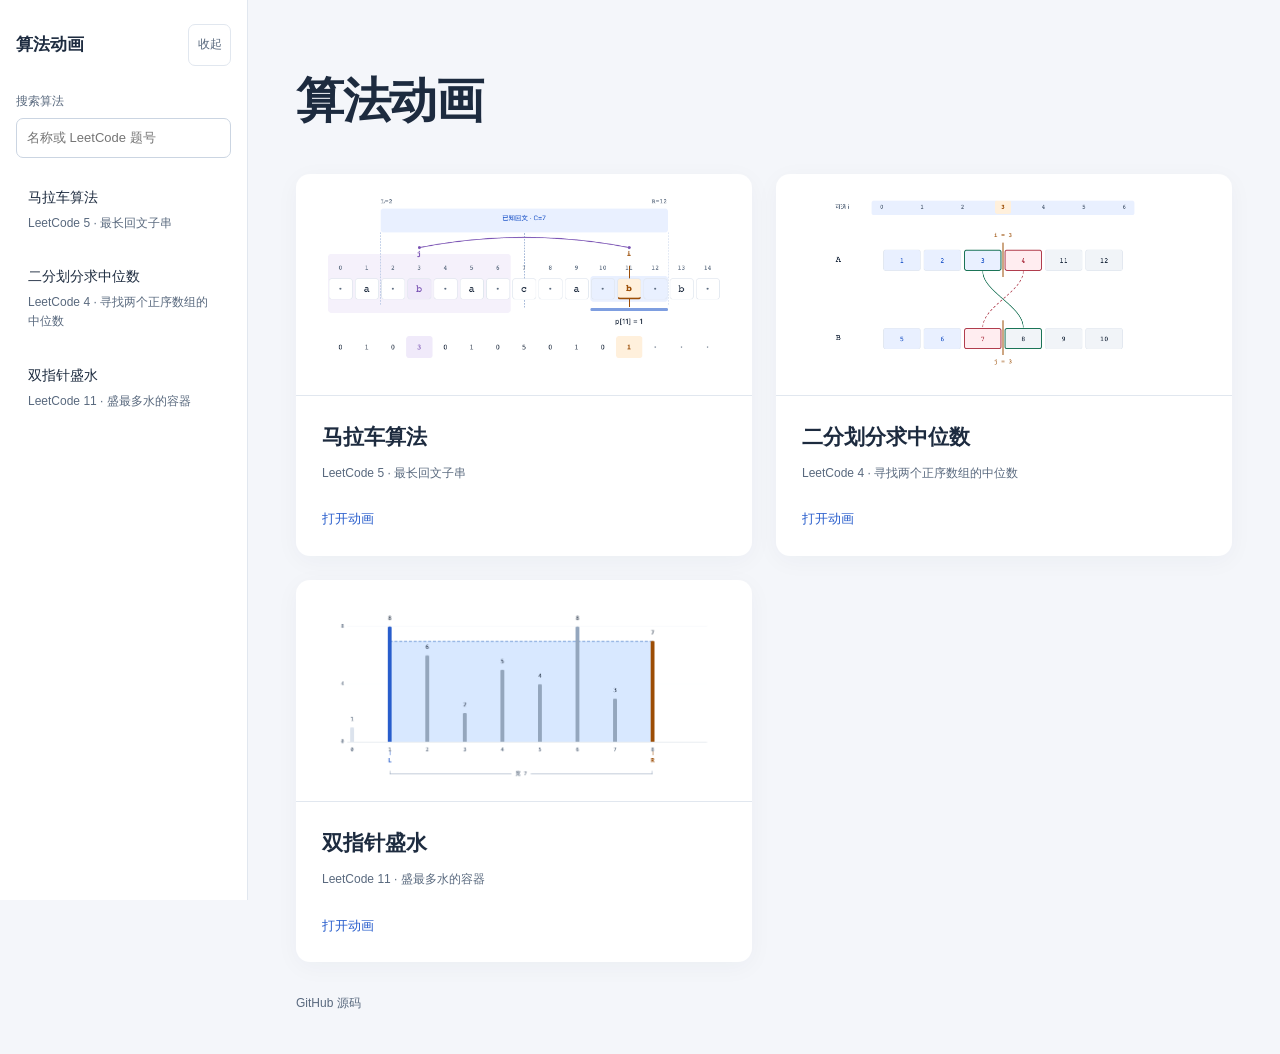
<file: index.html>
<!doctype html>
<html lang="zh-CN">
<head>
  <meta charset="utf-8">
  <meta name="viewport" content="width=device-width, initial-scale=1">
  <meta name="color-scheme" content="light">
  <title>算法动画</title>
  <link rel="stylesheet" href="assets/base.css">
  <link rel="stylesheet" href="assets/home.css">
  <link rel="stylesheet" href="assets/navigation.css">
  <script defer src="assets/algorithms.js"></script>
  <script defer src="assets/home.js"></script>
  <script defer src="assets/navigation.js"></script>
</head>
<body data-page="home">
  <main class="shell home-shell">
    <header class="home-heading"><h1>算法动画</h1></header>
    <section class="cover-grid" id="home-algorithms" aria-label="选择算法动画"></section>
    <footer class="home-footer"><a href="https://github.com/ponder-j/algorithm" target="_blank" rel="noreferrer">GitHub 源码</a></footer>
  </main>
</body>
</html>
</file>
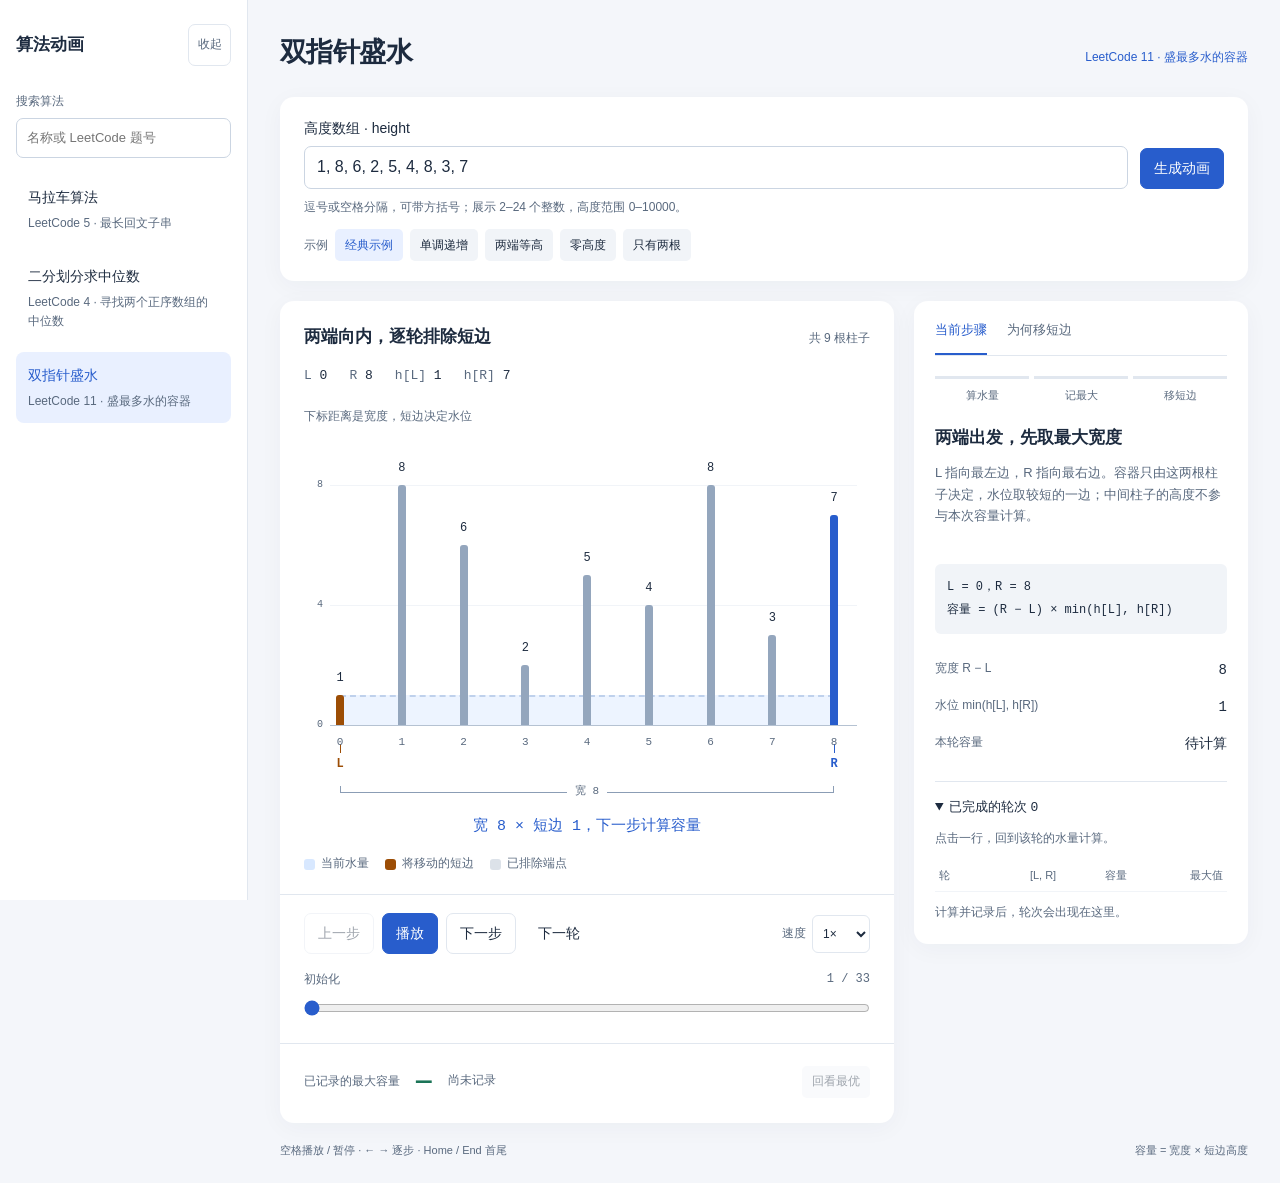
<file: container-with-most-water/index.html>
<!doctype html>
<html lang="zh-CN">
<head>
  <meta charset="utf-8">
  <meta name="viewport" content="width=device-width, initial-scale=1">
  <meta name="color-scheme" content="light">
  <title>盛最多水的容器 · 双指针动画</title>
  <link rel="stylesheet" href="../assets/base.css">
  <link rel="stylesheet" href="styles.css">
  <link rel="stylesheet" href="../assets/navigation.css">
  <script defer src="../assets/algorithms.js"></script>
  <script defer src="trace.js"></script>
  <script defer src="script.js"></script>
  <script defer src="../assets/navigation.js"></script>
</head>
<body data-algorithm="container-with-most-water">
  <main class="shell">
    <header class="heading"><h1>双指针盛水</h1><div class="algorithm-problems" data-algorithm-problems></div></header>

    <section class="surface input-surface" aria-label="设置柱子高度">
      <form id="heights-form">
        <div class="input-grid">
          <label class="field" for="heights"><span class="field-label">高度数组 · height</span><input id="heights" value="1, 8, 6, 2, 5, 4, 8, 3, 7" autocomplete="off" spellcheck="false" aria-describedby="input-help input-error"></label>
          <button class="button primary" type="submit">生成动画</button>
        </div>
        <p class="small muted input-help" id="input-help">逗号或空格分隔，可带方括号；展示 2–24 个整数，高度范围 0–10000。</p>
        <p class="error small" id="input-error" role="alert" hidden></p>
      </form>
      <div class="presets" aria-label="示例高度">
        <span class="small muted">示例</span>
        <button class="preset" type="button" data-example="classic" aria-pressed="true">经典示例</button>
        <button class="preset" type="button" data-example="increasing" aria-pressed="false">单调递增</button>
        <button class="preset" type="button" data-example="equal" aria-pressed="false">两端等高</button>
        <button class="preset" type="button" data-example="zeros" aria-pressed="false">零高度</button>
        <button class="preset" type="button" data-example="pair" aria-pressed="false">只有两根</button>
      </div>
    </section>

    <div class="layout">
      <section class="surface simulation" aria-label="双指针盛水动画">
        <div class="simulation-head"><h2 id="diagram-title">从最宽的容器开始</h2><span class="small muted" id="round-label"></span></div>
        <div class="readouts mono" aria-label="当前容器的端点与高度">
          <span>L <strong id="value-l"></strong></span><span>R <strong id="value-r"></strong></span>
          <span>h[L] <strong id="height-l"></strong></span><span>h[R] <strong id="height-r"></strong></span>
        </div>
        <div class="chart-caption small muted"><span>下标距离是宽度，短边决定水位</span><span id="scroll-hint" hidden>横向滚动查看完整数组</span></div>
        <div class="chart-viewport" id="chart-viewport" tabindex="0" role="region" aria-label="可横向滚动的容器示意图">
          <div class="chart-stage" id="chart-stage" role="img" aria-label="高度数组与当前容器">
            <div class="grid-lines" id="grid-lines" aria-hidden="true"></div>
            <div class="water" id="water" aria-hidden="true"></div>
            <div class="trial-water" id="trial-water" aria-hidden="true" hidden></div>
            <div class="columns" id="columns" aria-hidden="true"></div>
            <div class="baseline" aria-hidden="true"></div>
            <span class="pointer pointer-left mono" id="pointer-left" aria-hidden="true">L</span>
            <span class="pointer pointer-right mono" id="pointer-right" aria-hidden="true">R</span>
            <div class="width-guide mono" id="width-guide" aria-hidden="true"><span id="width-text"></span></div>
          </div>
        </div>
        <div class="area-equation mono" id="area-equation" aria-live="off"></div>
        <p class="trial-caption small" id="trial-caption" hidden></p>
        <div class="legend small muted"><span><i class="swatch water-swatch" aria-hidden="true"></i>当前水量</span><span><i class="swatch short-swatch" aria-hidden="true"></i>将移动的短边</span><span><i class="swatch excluded-swatch" aria-hidden="true"></i>已排除端点</span></div>

        <div class="transport">
          <div class="play-buttons">
            <button class="button" id="previous" type="button">上一步</button><button class="button primary" id="play" type="button">播放</button>
            <button class="button" id="next" type="button">下一步</button><button class="button quiet" id="next-round" type="button">下一轮</button>
            <label class="speed-control" for="speed">速度<select id="speed"><option value="0.5">0.5×</option><option value="1" selected>1×</option><option value="2">2×</option><option value="4">4×</option></select></label>
          </div>
          <label class="timeline-label small muted" for="timeline"><span id="timeline-phase"></span><span class="mono" id="timeline-value"></span></label>
          <input id="timeline" type="range" min="0" max="1" value="0" step="1" aria-label="动画步骤">
        </div>
        <div class="result-line"><span class="small muted" id="best-label">已记录的最大容量</span><strong class="mono" id="best-value">—</strong><span class="small muted mono" id="best-pair"></span><button class="preset" id="jump-best" type="button" disabled>回看最优</button></div>
      </section>

      <aside class="surface explanation" aria-label="双指针讲解">
        <div class="tabs" role="tablist" aria-label="讲解主题">
          <button class="tab" id="tab-steps" type="button" role="tab" aria-controls="panel-steps" aria-selected="true">当前步骤</button>
          <button class="tab" id="tab-proof" type="button" role="tab" aria-controls="panel-proof" aria-selected="false" tabindex="-1">为何移短边</button>
        </div>
        <section id="panel-steps" role="tabpanel" aria-labelledby="tab-steps" tabindex="0">
          <ol class="pipeline" aria-label="每轮流程"><li data-phase="measure">算水量</li><li data-phase="record">记最大</li><li data-phase="discard">移短边</li></ol>
          <div class="step-content" aria-live="polite" aria-atomic="true"><h2 id="step-title"></h2><p id="step-description"></p><div class="equation" id="step-equation"></div></div>
          <dl class="dimensions"><div><dt>宽度 R − L</dt><dd class="mono" id="width-value"></dd></div><div><dt>水位 min(h[L], h[R])</dt><dd class="mono" id="level-value"></dd></div><div><dt>本轮容量</dt><dd class="mono" id="area-value"></dd></div></dl>
          <details open><summary>已完成的轮次 <span class="mono" id="history-count">0</span></summary><p class="small muted history-help">点击一行，回到该轮的水量计算。</p><div class="history-scroll"><table class="history" aria-label="每轮容器容量"><thead><tr><th>轮</th><th>[L, R]</th><th>容量</th><th>最大值</th></tr></thead><tbody id="history-body"></tbody></table><p class="small muted" id="history-empty">计算并记录后，轮次会出现在这里。</p></div></details>
        </section>
        <section id="panel-proof" role="tabpanel" aria-labelledby="tab-proof" tabindex="0" hidden>
          <h2>保留短边，水位就有上限</h2>
          <p>先记录当前容量。假设左边更短，保留 L，把右端换成任意内侧位置 k，水位都不会超过 h[L]，宽度还会减小。</p>
          <div class="equation">L &lt; k &lt; R，且 h[L] ≤ h[R]<br>A(L, k) ≤ h[L] × (k − L)<br>        ≤ h[L] × (R − L) = 当前容量</div>
          <p>所以，以 L 为端点、右端在当前区间内的其他容器，都不可能超过已记录的容量。可以安全排除 L，令 L 向右移动。右边更短时同理。</p>
          <div class="proof-current"><h3>代入当前容器</h3><div class="equation" id="proof-equation"></div><label class="trial-control"><input id="show-trial" type="checkbox">在图中对比只移动高边</label><p class="small muted" id="trial-description"></p></div>
          <details open><summary>两边一样高呢？</summary><p>固定任意一边，向内移动另一边，容量都不会更大。记录当前容量后，任意移动一边都安全；本动画约定移动左边。高度为 0 时，上面的不等式仍然成立。</p></details>
          <details open><summary>为什么不会漏掉答案？</summary><p>每轮只排除一个端点；与它有关、仍未检查的容器，容量都不超过当前已记录的最大值。更好的答案如果存在，就仍在剩下的区间里。</p><p id="complexity-summary"></p><p>算法额外空间为 <code>O(1)</code>。动画保存播放记录，方便回退查看。</p></details>
        </section>
      </aside>
    </div>
    <footer><span>空格播放 / 暂停 · ← → 逐步 · Home / End 首尾</span><span>容量 = 宽度 × 短边高度</span></footer>
  </main>
</body>
</html>
</file>
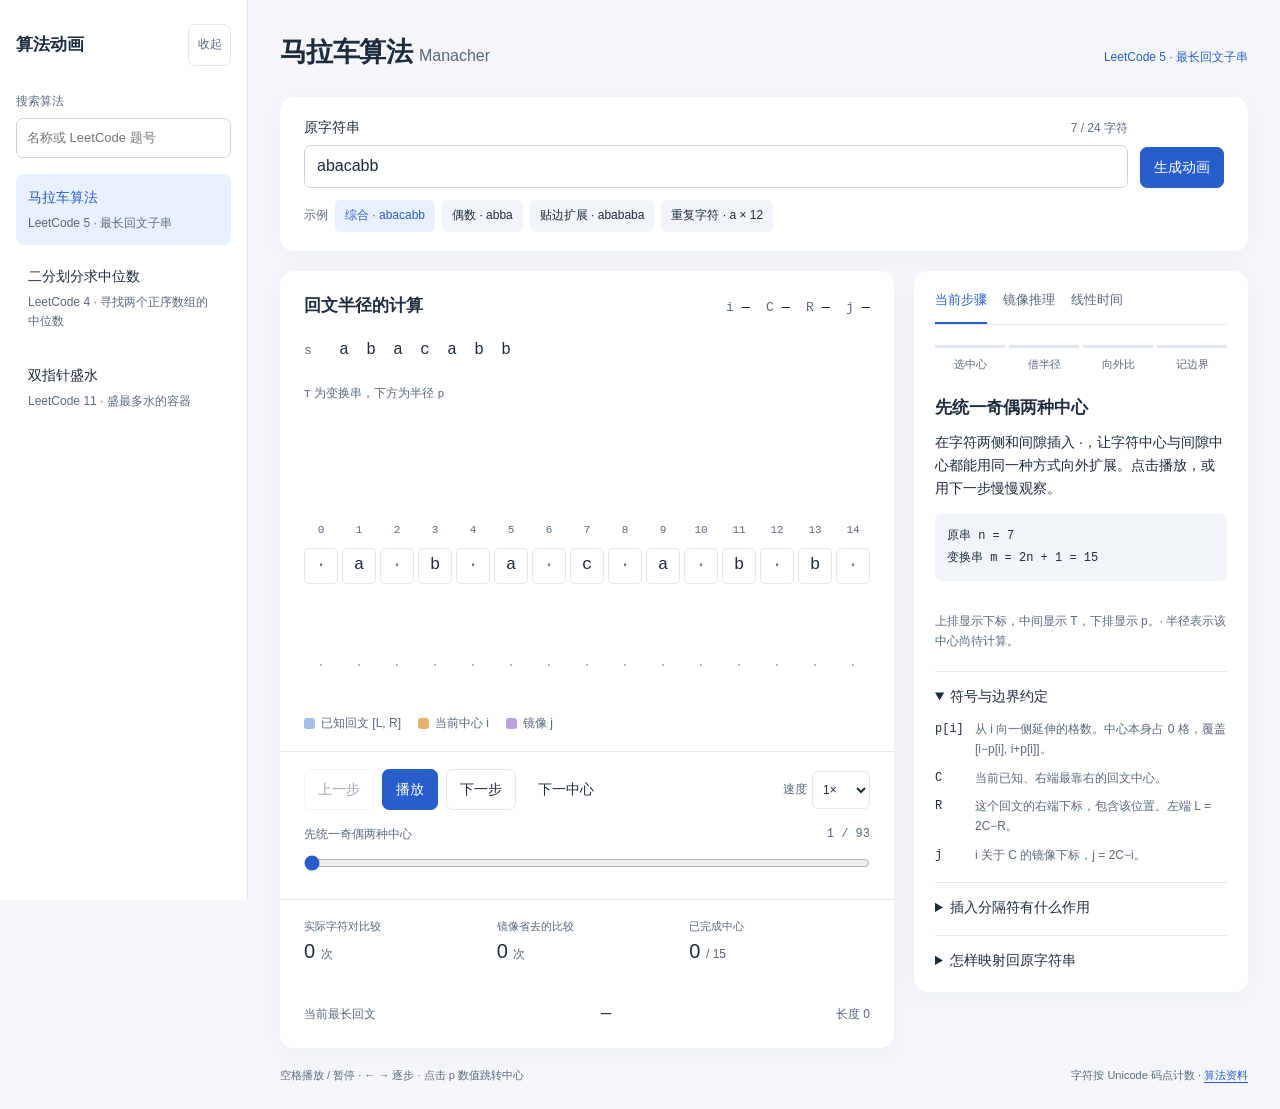
<file: manacher/index.html>
<!doctype html>
<html lang="zh-CN">
<head>
  <meta charset="utf-8">
  <meta name="viewport" content="width=device-width, initial-scale=1">
  <meta name="color-scheme" content="light">
  <title>马拉车算法 · 交互动画</title>
  <link rel="stylesheet" href="../assets/base.css">
  <style>
    .input-surface { padding: 19px 24px; margin-bottom: 20px; }
    .input-top { display: flex; align-items: end; gap: 12px; }
    .layout { display: grid; grid-template-columns: minmax(0, 1fr) 334px; gap: 20px; align-items: start; }
    .simulation { min-width: 0; overflow: hidden; }
    .simulation-head { display: flex; justify-content: space-between; align-items: baseline; flex-wrap: wrap; gap: 8px; padding: 21px 24px 10px; }
    .readouts { display: flex; flex-wrap: wrap; gap: 16px; font-size: 13px; }
    .readouts code { color: var(--text); font-size: 14px; }
    .source-line { display: flex; align-items: center; gap: 13px; margin: 0 24px 12px; min-height: 42px; }
    .row-name { color: var(--muted); width: 15px; flex-shrink: 0; }
    #original { display: flex; flex-wrap: wrap; gap: 3px; min-height: 35px; align-items: center; }
    .source-char { display: inline-flex; align-items: center; justify-content: center; min-width: 24px; padding: 3px 4px; border-radius: 4px; font-size: 16px; transition: background .25s; }
    .source-char.selected { background: var(--blue-soft); color: var(--blue); }
    .array-caption { display: flex; align-items: baseline; justify-content: space-between; flex-wrap: wrap; gap: 6px; padding: 0 24px; font-size: 12px; color: var(--muted); }
    .scroll-hint { font-size: 11px; }
    .array-scroll { overflow-x: auto; overflow-y: hidden; overscroll-behavior-x: contain; scrollbar-width: thin; padding: 0 22px; }
    .array-stage { height: 310px; position: relative; margin: 0 auto; isolation: isolate; }
    .known-range { position: absolute; height: 41px; top: 24px; border-radius: 5px; background: var(--blue-soft); transition: left .36s ease, width .36s ease; }
    .range-label { position: absolute; top: 31px; text-align: center; font-size: 11px; color: var(--blue); white-space: nowrap; }
    .boundary-tag { position: absolute; top: 2px; font: 11px/20px "SFMono-Regular", Consolas, monospace; color: var(--muted); white-space: nowrap; }
    .boundary-tag.right { transform: translateX(-100%); }
    .mirror-range { position: absolute; top: 102px; height: 101px; background: var(--purple-soft); opacity: .65; border-radius: 5px; transition: left .36s ease, width .36s ease; z-index: -1; }
    .active-range { position: absolute; top: 140px; height: 44px; background: var(--blue-soft); border-radius: 5px; transition: left .36s ease, width .36s ease; z-index: -1; }
    .borrow-line { position: absolute; top: 195px; height: 5px; background: var(--blue); border-radius: 2px; opacity: .6; transition: left .36s ease, width .36s ease; }
    .current-radius-label { position: absolute; top: 208px; font-size: 12px; white-space: nowrap; text-align: center; }
    .center-line { position: absolute; top: 66px; height: 128px; border-left: 1px dashed #7f9bc8; transition: left .36s ease; pointer-events: none; }
    .limit-line { position: absolute; top: 65px; height: 124px; border-left: 1px dashed #b1c3e2; transition: left .36s ease; pointer-events: none; }
    .cursor-line { position: absolute; top: 122px; height: 71px; border-left: 2px solid var(--orange); transition: left .36s ease; pointer-events: none; }
    .mirror-svg { position: absolute; inset: 0; width: 100%; height: 310px; pointer-events: none; overflow: visible; }
    .mirror-svg path { stroke: var(--purple); stroke-width: 1.5; fill: none; }
    .mirror-svg circle { fill: var(--purple); }
    .array-column { position: absolute; top: 0; text-align: center; }
    .index { position: absolute; top: 117px; left: 0; width: 100%; font-size: 11px; color: var(--muted); }
    .char { position: absolute; top: 144px; left: 2px; right: 2px; height: 36px; display: flex; justify-content: center; align-items: center; border: 1px solid var(--line); border-radius: 5px; background: var(--surface); font-size: 17px; transition: background .24s, color .24s, transform .24s; }
    .char.separator { color: var(--muted); font-weight: 400; }
    .array-column.in-current .char { background: var(--blue-soft); }
    .array-column.is-mirror .char { background: var(--purple-soft); color: var(--purple); }
    .array-column.is-current .char { background: var(--orange-soft); color: var(--orange); border-bottom: 3px solid var(--orange); font-weight: 600; }
    .array-column.is-probe .char { background: var(--soft); border: 2px dashed var(--text); }
    .array-column.is-match .char { background: var(--green-soft); color: var(--green); border: 2px solid var(--green); animation: pair-pop .32s ease; }
    .array-column.is-mismatch .char { background: var(--red-soft); color: var(--red); border: 2px solid var(--red); }
    .pointer-label { position: absolute; top: 92px; left: 0; width: 100%; font-size: 12px; font-weight: 600; color: var(--orange); }
    .is-mirror .pointer-label { color: var(--purple); }
    .radius-button { position: absolute; top: 243px; left: 0; width: 100%; min-height: 38px; padding: 3px 0; border: 0; border-radius: 5px; background: transparent; font-size: 13px; font-variant-numeric: tabular-nums; }
    .radius-button:hover { background: var(--soft); }
    .is-current .radius-button { background: var(--orange-soft); color: var(--orange); font-weight: 600; }
    .is-mirror .radius-button { background: var(--purple-soft); color: var(--purple); }
    .radius-button.unknown { color: #8a95a4; }
    .radius-bar { position: absolute; bottom: 18px; left: 25%; width: 50%; max-height: 20px; border-radius: 2px 2px 0 0; background: #c6d6f6; transition: height .3s; pointer-events: none; }
    .legend { display: flex; flex-wrap: wrap; gap: 7px 17px; padding: 0 24px 18px; color: var(--muted); font-size: 12px; }
    .legend span { display: inline-flex; align-items: center; gap: 6px; }
    .swatch { display: inline-block; width: 11px; height: 11px; border-radius: 3px; }
    .swatch.known { background: #a6bee9; }
    .swatch.current { background: #e8b372; }
    .swatch.mirror { background: #bca2dc; }
    .transport { border-top: 1px solid var(--line); padding: 17px 24px 19px; }
    .play-buttons { display: flex; flex-wrap: wrap; gap: 8px; align-items: center; }
    .speed-control { display: flex; align-items: center; gap: 5px; margin-left: auto; font-size: 12px; color: var(--muted); }
    .speed-control select { border: 1px solid var(--line); border-radius: 6px; padding: 6px; background: var(--surface); color: var(--text); min-height: 38px; }
    .timeline-label { display: flex; justify-content: space-between; gap: 12px; color: var(--muted); margin-top: 15px; font-size: 12px; }
    input[type="range"] { width: 100%; accent-color: var(--blue); margin: 8px 0 0; min-height: 20px; }
    .stats { display: grid; grid-template-columns: repeat(3, minmax(0, 1fr)); gap: 12px; padding: 17px 24px; border-top: 1px solid var(--line); }
    .stat-label { font-size: 11px; color: var(--muted); }
    .stat-value { font-size: 20px; font-weight: 500; font-variant-numeric: tabular-nums; }
    .best-line { display: flex; align-items: baseline; justify-content: space-between; flex-wrap: wrap; gap: 8px; padding: 15px 24px 20px; }
    #best-value { font-size: 17px; overflow-wrap: anywhere; }
    .explanation { padding: 0 21px 20px; min-width: 0; }
    .tabs { display: flex; gap: 16px; border-bottom: 1px solid var(--line); margin-bottom: 20px; }
    .tab { border: 0; border-bottom: 2px solid transparent; padding: 18px 0 12px; background: transparent; font-size: 13px; color: var(--muted); }
    .tab[aria-selected="true"] { color: var(--blue); border-bottom-color: var(--blue); }
    .pipeline { display: grid; grid-template-columns: repeat(4, 1fr); gap: 4px; padding: 0; list-style: none; margin: 0 0 21px; color: var(--muted); font-size: 11px; }
    .pipeline li { border-top: 3px solid var(--line); padding-top: 7px; text-align: center; }
    .pipeline li[aria-current="step"] { border-color: var(--blue); color: var(--blue); }
    .step-content { min-height: 205px; }
    .step-content h2 { margin-bottom: 9px; }
    #step-description { min-height: 70px; }
    .equation { margin-top: 13px; padding: 11px 12px; border-radius: 6px; background: var(--soft); font-family: "SFMono-Regular", Consolas, monospace; font-size: 12px; white-space: pre-wrap; overflow-wrap: anywhere; line-height: 1.85; }
    .state-note { margin: 13px 0 19px; color: var(--muted); font-size: 12px; min-height: 38px; }
    details { border-top: 1px solid var(--line); padding-top: 13px; margin-top: 16px; }
    summary { cursor: pointer; font-weight: 500; }
    details p { margin-top: 10px; color: var(--muted); font-size: 13px; }
    .dictionary { display: grid; grid-template-columns: 32px 1fr; gap: 9px 8px; font-size: 12px; margin: 12px 0 0; }
    .dictionary dt { font-family: "SFMono-Regular", Consolas, monospace; }
    .dictionary dd { margin: 0; color: var(--muted); }
    .definition { margin-top: 13px; color: var(--muted); font-size: 13px; }
    .case { padding: 15px 0; border-bottom: 1px solid var(--line); }
    .case h3 { display: flex; justify-content: space-between; gap: 8px; align-items: center; margin-bottom: 4px; }
    .case button { border: 0; padding: 4px 0 4px 8px; background: transparent; color: var(--blue); font-size: 12px; }
    .case p { margin-top: 5px; color: var(--muted); font-size: 12px; }
    .case.active { background: var(--blue-soft); margin: 0 -9px; padding-left: 9px; padding-right: 9px; border-radius: 6px; border-bottom-color: transparent; }
    #mirror-live { margin-top: 15px; font-size: 12px; color: var(--muted); }
    .proof-list { margin: 16px 0; padding-left: 19px; color: var(--muted); font-size: 13px; }
    .proof-list li { margin: 10px 0; padding-left: 3px; }
    .cost-chart { margin-top: 20px; }
    .cost-row { margin: 12px 0; }
    .cost-label { display: flex; align-items: baseline; justify-content: space-between; font-size: 12px; margin-bottom: 5px; }
    .cost-track { background: var(--soft); height: 10px; border-radius: 3px; overflow: hidden; }
    .cost-fill { background: var(--blue); height: 100%; transition: width .4s; }
    .cost-fill.naive { background: #9aa8bb; }
    .cost-summary { margin-top: 12px; font-size: 12px; color: var(--muted); }
    .cost-preset { display: flex; flex-wrap: wrap; gap: 7px; margin-top: 15px; }
    footer { display: flex; justify-content: space-between; gap: 12px; flex-wrap: wrap; padding-top: 18px; font-size: 11px; color: var(--muted); }
    @keyframes pair-pop { 50% { transform: scale(1.08); } }
    @media (max-width: 1120px) {
      .shell { padding: 24px 20px; }
      .layout { grid-template-columns: minmax(0, 1fr) 302px; gap: 15px; }
      .transport, .stats { padding-left: 18px; padding-right: 18px; }
      .speed-control { margin-left: 0; }
    }
    @media (max-width: 900px) {
      .shell { max-width: 800px; }
      .layout { grid-template-columns: minmax(0, 1fr); }
      .explanation { padding: 0 24px 22px; }
      .step-content, #step-description { min-height: 0; }
      .speed-control { margin-left: auto; }
    }
    @media (max-width: 480px) {
      .shell { padding: 20px 12px; }
      h1 { font-size: 24px; }
      .heading { gap: 8px; margin-bottom: 16px; }
      .heading span { font-size: 14px; }
      .input-surface { padding: 16px; }
      .input-top { flex-wrap: wrap; }
      .field { flex-basis: 100%; }
      .input-top .button { width: 100%; }
      .presets { gap: 6px; }
      .simulation-head, .source-line, .array-caption, .legend, .best-line { padding-left: 16px; padding-right: 16px; }
      .source-line { margin-left: 0; margin-right: 0; }
      .simulation-head { align-items: start; flex-direction: column; }
      .readouts { gap: 12px; }
      .transport, .stats { padding-left: 16px; padding-right: 16px; }
      .play-buttons { display: grid; grid-template-columns: 1fr 1fr; }
      .speed-control { margin-left: 0; justify-content: space-between; grid-column: 1 / -1; }
      .speed-control select { flex: 1; max-width: 130px; }
      .stats { gap: 6px; }
      .stat-label { font-size: 11px; }
      .stat-value { font-size: 18px; }
      .explanation { padding-left: 18px; padding-right: 18px; }
      .tabs { gap: 20px; }
      .button, .preset, .case button, .tab, .radius-button { min-height: 44px; }
      footer { font-size: 11px; }
    }
    @media (prefers-reduced-motion: reduce) {
      *, *::before, *::after { animation: none !important; transition: none !important; scroll-behavior: auto !important; }
    }
  </style>
  <link rel="stylesheet" href="../assets/navigation.css">
  <script defer src="../assets/algorithms.js"></script>
  <script defer src="../assets/navigation.js"></script>
</head>
<body data-algorithm="manacher">
  <main class="shell" id="manacher-demo">
    <header class="heading"><h1>马拉车算法 <span>Manacher</span></h1><div class="algorithm-problems" data-algorithm-problems></div></header>
    <section class="surface input-surface" aria-label="设置演示字符串">
      <form id="input-form">
        <div class="input-top">
          <label class="field" for="string-input">
            <span class="field-label"><span>原字符串</span><span class="muted small" id="input-count">7 / 24 字符</span></span>
            <input id="string-input" name="string" value="abacabb" autocomplete="off" spellcheck="false" aria-describedby="input-error input-count">
          </label>
          <button type="submit" class="button primary">生成动画</button>
        </div>
        <p class="error small" id="input-error" role="alert" hidden></p>
      </form>
      <div class="presets" aria-label="示例字符串">
        <span class="muted small">示例</span>
        <button class="preset" type="button" data-preset="abacabb" aria-pressed="true">综合 · abacabb</button>
        <button class="preset" type="button" data-preset="abba" aria-pressed="false">偶数 · abba</button>
        <button class="preset" type="button" data-preset="abababa" aria-pressed="false">贴边扩展 · abababa</button>
        <button class="preset" type="button" data-preset="aaaaaaaaaaaa" aria-pressed="false">重复字符 · a × 12</button>
      </div>
    </section>

    <div class="layout">
      <section class="surface simulation" aria-label="算法逐步动画">
        <div class="simulation-head">
          <h2>回文半径的计算</h2>
          <div class="readouts mono" aria-label="算法变量">
            <span class="muted">i <code id="value-i">—</code></span>
            <span class="muted">C <code id="value-c">—</code></span>
            <span class="muted">R <code id="value-r">—</code></span>
            <span class="muted">j <code id="value-j">—</code></span>
          </div>
        </div>
        <div class="source-line"><code class="row-name">s</code><div id="original" aria-label="原字符串"></div></div>
        <div class="array-caption">
          <span><code>T</code> 为变换串，下方为半径 <code>p</code></span>
          <span class="scroll-hint" id="scroll-hint" hidden>横向滚动查看完整数组</span>
        </div>
        <div class="array-scroll" id="array-scroll" role="region" aria-label="变换串与回文半径，可横向滚动">
          <div class="array-stage" id="array-stage">
            <div class="known-range" id="known-range" hidden></div>
            <div class="range-label" id="known-label" hidden>已知回文</div>
            <span class="boundary-tag" id="left-boundary" hidden></span>
            <span class="boundary-tag right" id="right-boundary" hidden></span>
            <div class="mirror-range" id="mirror-range" hidden></div>
            <div class="active-range" id="active-range" hidden></div>
            <div class="center-line" id="center-line" hidden></div>
            <div class="limit-line" id="left-limit" hidden></div>
            <div class="limit-line" id="right-limit" hidden></div>
            <div class="cursor-line" id="cursor-line" hidden></div>
            <div class="borrow-line" id="borrow-line" hidden></div>
            <span class="current-radius-label" id="radius-label" hidden></span>
            <svg class="mirror-svg" id="mirror-svg" aria-label="当前中心与镜像关于 C 对称" role="img" hidden>
              <path id="mirror-arc"></path>
              <circle id="mirror-dot-left" r="2.5"></circle>
              <circle id="mirror-dot-right" r="2.5"></circle>
            </svg>
            <div id="array-columns"></div>
          </div>
        </div>
        <div class="legend" aria-label="颜色含义">
          <span><i class="swatch known" aria-hidden="true"></i>已知回文 [L, R]</span>
          <span><i class="swatch current" aria-hidden="true"></i>当前中心 i</span>
          <span><i class="swatch mirror" aria-hidden="true"></i>镜像 j</span>
        </div>
        <div class="transport">
          <div class="play-buttons">
            <button type="button" class="button" id="previous">上一步</button>
            <button type="button" class="button primary" id="play">播放</button>
            <button type="button" class="button" id="next">下一步</button>
            <button type="button" class="button quiet" id="next-center">下一中心</button>
            <label class="speed-control" for="speed">速度
              <select id="speed"><option value="0.5">0.5×</option><option value="1" selected>1×</option><option value="2">2×</option><option value="4">4×</option></select>
            </label>
          </div>
          <label class="timeline-label" for="timeline"><span id="timeline-phase">预处理</span><span id="timeline-value" class="mono">0 / 0</span></label>
          <input id="timeline" type="range" min="0" max="1" value="0" step="1" aria-label="动画步骤">
        </div>
        <div class="stats" aria-label="当前运行统计">
          <div><div class="stat-label">实际字符对比较</div><div class="stat-value"><span id="comparison-count">0</span> <span class="small muted">次</span></div></div>
          <div><div class="stat-label">镜像省去的比较</div><div class="stat-value"><span id="saved-count">0</span> <span class="small muted">次</span></div></div>
          <div><div class="stat-label">已完成中心</div><div class="stat-value"><span id="finished-count">0</span> <span class="small muted" id="total-centers">/ 15</span></div></div>
        </div>
        <div class="best-line"><span class="muted small" id="best-label">当前最长回文</span><span class="mono" id="best-value">—</span><span class="muted small" id="best-length">长度 0</span></div>
      </section>

      <aside class="surface explanation" aria-label="算法讲解">
        <div class="tabs" role="tablist" aria-label="讲解主题">
          <button class="tab" id="tab-steps" role="tab" aria-controls="panel-steps" aria-selected="true" type="button">当前步骤</button>
          <button class="tab" id="tab-mirror" role="tab" aria-controls="panel-mirror" aria-selected="false" type="button" tabindex="-1">镜像推理</button>
          <button class="tab" id="tab-cost" role="tab" aria-controls="panel-cost" aria-selected="false" type="button" tabindex="-1">线性时间</button>
        </div>

        <section id="panel-steps" role="tabpanel" aria-labelledby="tab-steps">
          <ol class="pipeline" aria-label="每个中心的处理流程">
            <li data-phase="enter">选中心</li><li data-phase="seed">借半径</li><li data-phase="expand">向外比</li><li data-phase="commit">记边界</li>
          </ol>
          <div class="step-content" id="step-content" aria-live="polite" aria-atomic="true">
            <h2 id="step-title">先统一奇偶两种中心</h2>
            <p id="step-description"></p>
            <div class="equation" id="step-equation"></div>
          </div>
          <p class="state-note" id="state-note"></p>
          <details open>
            <summary>符号与边界约定</summary>
            <dl class="dictionary">
              <dt>p[i]</dt><dd>从 i 向一侧延伸的格数。中心本身占 0 格，覆盖 [i−p[i], i+p[i]]。</dd>
              <dt>C</dt><dd>当前已知、右端最靠右的回文中心。</dd>
              <dt>R</dt><dd>这个回文的右端下标，包含该位置。左端 L = 2C−R。</dd>
              <dt>j</dt><dd>i 关于 C 的镜像下标，j = 2C−i。</dd>
            </dl>
          </details>
          <details>
            <summary>插入分隔符有什么作用</summary>
            <p><code>aba → ·a·b·a·</code>，中心落在 b。<code>abba → ·a·b·b·a·</code>，中心落在两个 b 之间的 ·。</p>
            <p>原串的每个字符和每个间隙都有了中心位置，扩展时都比较左右相同距离的两格。浅灰 · 是独立存储的虚拟分隔符。</p>
          </details>
          <details>
            <summary>怎样映射回原字符串</summary>
            <p>变换串中 [i−p[i], i+p[i]] 对应原串长度 <code>p[i]</code>，起点为 <code>⌊(i−p[i])/2⌋</code>。</p>
            <p>上方原串的蓝色区域跟随当前半径，底部记录已完成中心中找到的最长回文。长度相同时保留最靠左的一个。</p>
          </details>
        </section>

        <section id="panel-mirror" role="tabpanel" aria-labelledby="tab-mirror" hidden>
          <h2>镜像能借多少</h2>
          <p class="definition">当 i &lt; R 时，i 和 j 都在以 C 为中心的已知回文内。左右字符对称，让 j 已算出的半径成为 i 的起点。</p>
          <div class="equation">j = 2C − i
p[i] = min(p[j], R − i)</div>
          <div class="case" data-case-panel="inside">
            <h3>完整落在内部 <button type="button" data-case-jump="inside">定位动画</button></h3>
            <code>p[j] &lt; R − i</code>
            <p>镜像回文及其下一对不等字符都在 [L, R] 内。它们一起被映射过来，所以 p[i] 就等于 p[j]。</p>
          </div>
          <div class="case" data-case-panel="touch">
            <h3>恰好到达边界 <button type="button" data-case-jump="touch">定位动画</button></h3>
            <code>p[j] = R − i</code>
            <p>已知部分可以完整借用。下一对涉及 R 外的字符，需要实际比较，成功时继续扩展。</p>
          </div>
          <div class="case" data-case-panel="clipped">
            <h3>镜像半径跨过边界 <button type="button" data-case-jump="clipped">定位动画</button></h3>
            <code>p[j] &gt; R − i</code>
            <p>先借到 R，得到 p[i] = R−i。统一流程的下一次检查会遇到不相等或越界，半径停在这里。</p>
          </div>
          <p id="mirror-live" aria-live="polite"></p>
          <details>
            <summary>跨界时为什么会停止</summary>
            <p>C 的回文已经扩展到最大。如果两端仍有字符，则 T[L−1] 与 T[R+1] 不相等。</p>
            <p>跨界的镜像回文将 T[L−1] 对应到大回文内部，再关于 C 反射，恰好得到 i 下一对的左字符。因此它与右字符 T[R+1] 不相等。</p>
          </details>
        </section>

        <section id="panel-cost" role="tabpanel" aria-labelledby="tab-cost" hidden>
          <h2>把工作量记在右边界上</h2>
          <ol class="proof-list">
            <li>外层从左到右处理 m 个中心，每次借半径只做常数次运算。</li>
            <li>借用以后，每次成功比较都探到旧 R 右侧的一个新位置。本轮结束时，再把 R 更新到最右端。</li>
            <li>R 单调右移，成功比较总共至多 m−1 次。每个中心至多有一次失败比较，总共至多 m 次。</li>
          </ol>
          <div class="equation">m = 2n + 1
总字符对比较 &lt; 2m
时间 O(n) · 空间 O(n)</div>
          <div class="cost-chart" role="img" id="cost-chart" aria-label="同一变换串两种算法的比较次数">
            <p class="small">当前输入的完整运行</p>
            <div class="cost-row"><div class="cost-label"><span>马拉车</span><span class="mono" id="cost-manacher">0 次</span></div><div class="cost-track"><div class="cost-fill" id="bar-manacher"></div></div></div>
            <div class="cost-row"><div class="cost-label"><span>逐中心从零扩展</span><span class="mono" id="cost-naive">0 次</span></div><div class="cost-track"><div class="cost-fill naive" id="bar-naive"></div></div></div>
          </div>
          <p class="cost-summary" id="cost-summary"></p>
          <div class="cost-preset"><button class="preset" type="button" data-repeat="12">观察 a × 12</button><button class="preset" type="button" data-repeat="24">观察 a × 24</button></div>
          <details>
            <summary>比较次数怎样计算</summary>
            <p>两种算法都在同一个变换串 T 上运行。从半径 0 开始，只有实际执行两格相等性判断才计数。越界检查与中心自身都不计入。</p>
            <p>动画中的“镜像省去的比较”等于借用半径的累计和。图表展示整串运行总数，左侧计数跟随当前动画步骤。</p>
          </details>
        </section>
      </aside>
    </div>
    <footer><span>空格播放 / 暂停 · ← → 逐步 · 点击 p 数值跳转中心</span><span>字符按 Unicode 码点计数 · <a href="https://cp-algorithms.com/string/manacher.html" target="_blank" rel="noreferrer">算法资料</a></span></footer>
  </main>

  <script>
    "use strict";

    // null 表示独立的分隔符，避免和用户输入的任意字符混淆。
    function transformString(text) {
      const characters = Array.from(text);
      const transformed = [null];
      for (const character of characters) transformed.push(character, null);
      return { characters, transformed };
    }

    function scanFromZero(transformed) {
      const radii = [];
      let comparisons = 0;
      for (let i = 0; i < transformed.length; i++) {
        let radius = 0;
        while (i - radius - 1 >= 0 && i + radius + 1 < transformed.length) {
          comparisons++;
          if (transformed[i - radius - 1] !== transformed[i + radius + 1]) break;
          radius++;
        }
        radii.push(radius);
      }
      return { radii, comparisons };
    }

    // 每帧保存独立快照，回退、拖动与播放使用同一条确定的执行轨迹。
    function buildTrace(text) {
      const { characters, transformed } = transformString(text);
      const frames = [];
      const centerSteps = [];
      const state = {
        phase: "intro", i: null, c: null, r: -1, j: null,
        p: Array(transformed.length).fill(null), seed: 0, caseKind: null,
        mirrorRadius: null, distance: null, probe: null,
        comparisons: 0, saved: 0, successful: 0, failed: 0,
        finished: 0, best: { start: 0, length: 0 }, oldC: null, oldR: -1
      };
      function snapshot(phase, detail = {}) {
        state.phase = phase;
        frames.push({ ...state, ...detail, p: state.p.slice(), best: { ...state.best } });
      }

      snapshot("intro");
      for (let i = 0; i < transformed.length; i++) {
        Object.assign(state, {
          i, j: null, seed: 0, caseKind: null, probe: null,
          mirrorRadius: null, distance: null, oldC: state.c, oldR: state.r
        });
        centerSteps.push(frames.length);
        snapshot("enter");

        if (i < state.r) {
          state.j = 2 * state.c - i;
          state.mirrorRadius = state.p[state.j];
          state.distance = state.r - i;
          state.caseKind = state.mirrorRadius < state.distance ? "inside"
            : state.mirrorRadius === state.distance ? "touch" : "clipped";
          state.seed = Math.min(state.mirrorRadius, state.distance);
        } else {
          state.caseKind = "outside";
        }
        state.p[i] = state.seed;
        state.saved += state.seed;
        snapshot("seed");

        while (true) {
          const left = i - state.p[i] - 1;
          const right = i + state.p[i] + 1;
          state.probe = { left, right };
          if (left < 0 || right >= transformed.length) {
            snapshot("boundary");
            break;
          }
          snapshot("compare");
          state.comparisons++;
          if (transformed[left] === transformed[right]) {
            state.p[i]++;
            state.successful++;
            snapshot("match");
          } else {
            state.failed++;
            snapshot("mismatch");
            break;
          }
        }

        state.probe = null;
        const candidate = i + state.p[i];
        const moved = candidate > state.r;
        if (moved) {
          state.c = i;
          state.r = candidate;
        }
        const length = state.p[i];
        const start = Math.floor((i - length) / 2);
        if (length > state.best.length || (length === state.best.length && start < state.best.start)) {
          state.best = { start, length };
        }
        state.finished++;
        state.j = null;
        snapshot("commit", { moved });
      }
      state.i = null;
      state.caseKind = null;
      snapshot("done");
      return { text, characters, transformed, frames, centerSteps, naive: scanFromZero(transformed) };
    }

    const elements = {};
    for (const element of document.querySelectorAll("[id]")) elements[element.id] = element;
    const reducedMotion = window.matchMedia("(prefers-reduced-motion: reduce)");
    let model;
    let frameIndex = 0;
    let timer = null;
    let playing = false;
    let cellWidth = 40;
    let columns = [];
    let originalCharacters = [];

    function displayCharacter(character) {
      if (character === null) return "·";
      if (character === " ") return "␠";
      return character;
    }

    function symbolValue(value) {
      return value === null || value < 0 ? "—" : String(value);
    }

    function setText(id, text) {
      elements[id].textContent = text;
    }

    function setRange(id, left, right) {
      const element = elements[id];
      element.hidden = false;
      element.style.left = `${left * cellWidth + 1}px`;
      element.style.width = `${(right - left + 1) * cellWidth - 2}px`;
    }

    function buildArray() {
      elements["original"].replaceChildren();
      originalCharacters = model.characters.map((character) => {
        const span = document.createElement("span");
        span.className = "source-char mono";
        span.textContent = displayCharacter(character);
        elements["original"].append(span);
        return span;
      });
      if (model.characters.length === 0) {
        const empty = document.createElement("span");
        empty.className = "muted small";
        empty.textContent = "空字符串";
        elements["original"].append(empty);
      }

      elements["array-columns"].replaceChildren();
      columns = model.transformed.map((character, i) => {
        const column = document.createElement("div");
        column.className = "array-column mono";
        const index = document.createElement("span");
        index.className = "index";
        index.textContent = i;
        const tile = document.createElement("span");
        tile.className = character === null ? "char separator" : "char";
        tile.textContent = displayCharacter(character);
        tile.setAttribute("aria-label", `T[${i}]，${character === null ? "分隔符" : character}`);
        const pointer = document.createElement("span");
        pointer.className = "pointer-label";
        const radius = document.createElement("button");
        radius.type = "button";
        radius.className = "radius-button unknown mono";
        radius.addEventListener("click", () => goTo(model.centerSteps[i] + 1));
        const bar = document.createElement("span");
        bar.className = "radius-bar";
        column.append(index, tile, pointer, radius, bar);
        elements["array-columns"].append(column);
        return { column, pointer, radius, bar };
      });
      resizeArray();
    }

    function resizeArray() {
      if (!model) return;
      const viewportWidth = elements["array-scroll"].clientWidth - 44;
      const minimumWidth = window.innerWidth <= 480 ? 44 : 34;
      cellWidth = Math.max(minimumWidth, Math.min(46, Math.floor(viewportWidth / model.transformed.length)));
      elements["array-stage"].style.width = `${model.transformed.length * cellWidth}px`;
      columns.forEach(({ column }, i) => {
        column.style.left = `${i * cellWidth}px`;
        column.style.width = `${cellWidth}px`;
      });
      elements["scroll-hint"].hidden = model.transformed.length * cellWidth <= viewportWidth;
    }

    function renderGeometry(frame) {
      const radius = frame.i === null ? null : frame.p[frame.i];
      const hasRadius = radius !== null;
      const leftBoundary = frame.c === null ? null : 2 * frame.c - frame.r;
      const showMirror = frame.j !== null;

      elements["known-range"].hidden = frame.c === null;
      elements["left-boundary"].hidden = frame.c === null;
      elements["right-boundary"].hidden = frame.c === null;
      elements["known-label"].hidden = frame.c === null || frame.r - leftBoundary < 3;
      elements["center-line"].hidden = frame.c === null;
      elements["left-limit"].hidden = frame.c === null;
      elements["right-limit"].hidden = frame.c === null;
      if (frame.c !== null) {
        setRange("known-range", leftBoundary, frame.r);
        elements["known-label"].style.left = `${leftBoundary * cellWidth}px`;
        elements["known-label"].style.width = `${(frame.r - leftBoundary + 1) * cellWidth}px`;
        setText("known-label", `已知回文 · C=${frame.c}`);
        elements["left-boundary"].style.left = `${leftBoundary * cellWidth + 2}px`;
        elements["right-boundary"].style.left = `${(frame.r + 1) * cellWidth - 2}px`;
        setText("left-boundary", `L=${leftBoundary}`);
        setText("right-boundary", frame.r === leftBoundary ? "" : `R=${frame.r}`);
        elements["center-line"].style.left = `${(frame.c + .5) * cellWidth}px`;
        elements["left-limit"].style.left = `${leftBoundary * cellWidth}px`;
        elements["right-limit"].style.left = `${(frame.r + 1) * cellWidth}px`;
      }

      elements["active-range"].hidden = !hasRadius;
      elements["borrow-line"].hidden = !hasRadius;
      elements["radius-label"].hidden = !hasRadius;
      elements["cursor-line"].hidden = frame.i === null;
      if (frame.i !== null) {
        elements["cursor-line"].style.left = `${(frame.i + .5) * cellWidth}px`;
      }
      if (hasRadius) {
        setRange("active-range", frame.i - radius, frame.i + radius);
        setRange("borrow-line", frame.i - radius, frame.i + radius);
        const labelWidth = Math.min(150, model.transformed.length * cellWidth);
        const left = Math.max(0, Math.min((frame.i + .5) * cellWidth - labelWidth / 2, model.transformed.length * cellWidth - labelWidth));
        elements["radius-label"].style.left = `${left}px`;
        elements["radius-label"].style.width = `${labelWidth}px`;
        setText("radius-label", `p[${frame.i}] = ${radius}`);
      }

      elements["mirror-range"].hidden = !showMirror;
      elements["mirror-svg"].toggleAttribute("hidden", !showMirror);
      if (showMirror) {
        setRange("mirror-range", frame.j - frame.mirrorRadius, frame.j + frame.mirrorRadius);
        const mirrorX = (frame.j + .5) * cellWidth;
        const currentX = (frame.i + .5) * cellWidth;
        const centerX = (frame.c + .5) * cellWidth;
        elements["mirror-arc"].setAttribute("d", `M ${mirrorX} 91 Q ${centerX} 56 ${currentX} 91`);
        elements["mirror-dot-left"].setAttribute("cx", mirrorX);
        elements["mirror-dot-left"].setAttribute("cy", "91");
        elements["mirror-dot-right"].setAttribute("cx", currentX);
        elements["mirror-dot-right"].setAttribute("cy", "91");
      }

      columns.forEach(({ column, pointer, radius: button, bar }, index) => {
        const isCurrent = index === frame.i;
        const isMirror = index === frame.j;
        const isProbe = frame.probe && [frame.probe.left, frame.probe.right].includes(index);
        const isInCurrent = hasRadius && index >= frame.i - radius && index <= frame.i + radius;
        column.classList.toggle("is-current", isCurrent);
        column.classList.toggle("is-mirror", isMirror);
        column.classList.toggle("in-current", isInCurrent);
        column.classList.toggle("is-probe", Boolean(isProbe && frame.phase === "compare"));
        column.classList.toggle("is-match", Boolean(isProbe && frame.phase === "match"));
        column.classList.toggle("is-mismatch", Boolean(isProbe && frame.phase === "mismatch"));
        pointer.textContent = isCurrent ? "i" : isMirror ? "j" : "";
        button.textContent = frame.p[index] === null ? "·" : frame.p[index];
        button.classList.toggle("unknown", frame.p[index] === null);
        button.setAttribute("aria-label", `跳到中心 ${index}，半径${frame.p[index] === null ? "待计算" : frame.p[index]}`);
        bar.style.height = `${frame.p[index] === null ? 0 : frame.p[index] / Math.max(1, model.characters.length) * 20}px`;
      });

      let selection = frame.best;
      if (hasRadius) selection = { start: Math.floor((frame.i - radius) / 2), length: radius };
      originalCharacters.forEach((element, index) => {
        element.classList.toggle("selected", index >= selection.start && index < selection.start + selection.length);
      });
    }

    function describeFrame(frame) {
      const i = frame.i;
      const radius = i === null ? null : frame.p[i];
      if (frame.phase === "intro") {
        return {
          title: "先统一奇偶两种中心",
          description: model.characters.length === 0
            ? "原串为空，变换串只有一个分隔符，最长回文长度为 0。仍可逐步观察边界检查。"
            : "在字符两侧和间隙插入 ·，让字符中心与间隙中心都能用同一种方式向外扩展。点击播放，或用下一步慢慢观察。",
          equation: `原串 n = ${model.characters.length}\n变换串 m = 2n + 1 = ${model.transformed.length}`,
          note: "上排显示下标，中间显示 T，下排显示 p。· 半径表示该中心尚待计算。"
        };
      }
      if (frame.phase === "enter") {
        return { title: `选择中心 i = ${i}`, description: "从左到右计算每个中心的最大回文半径。先看 i 与当前右边界 R 的位置关系，决定能否借用镜像。", equation: `i = ${i}\nR = ${symbolValue(frame.r)}`, note: "C 与 R 描述已经完成的中心所发现的最右回文。" };
      }
      if (frame.phase === "seed") {
        if (frame.caseKind === "outside") {
          return { title: "从半径 0 开始", description: frame.r < 0 ? "还没有已知回文。从当前中心开始，准备检查左右第一对字符。" : `i = ${i} 已到达或越过 R = ${frame.r}。当前已知回文提供的可借半径为 0，从左右相邻位置开始比较。`, equation: `p[${i}] = 0`, note: "这里统一使用 i < R 进入镜像分支。i = R 时可借用的 R−i 也等于 0。" };
        }
        const descriptions = {
          inside: "镜像回文完全位于已知大回文内部，半径可以完整借用。连下一对不等字符也在已知范围内，所以下一次比较会失败。",
          touch: "镜像半径恰好碰到已知边界，先复制这一段。R 外的情况需要实际比较，这里可能继续变长。",
          clipped: "镜像半径超过了 i 到 R 的距离，先截到 R。按统一流程检查下一对，随后会因不相等或越界而停止。"
        };
        return {
          title: frame.caseKind === "clipped" ? "借用半径，到边界为止" : "把镜像的已知部分借过来",
          description: descriptions[frame.caseKind],
          equation: `j = 2 × ${frame.c} − ${i} = ${frame.j}\np[${i}] = min(${frame.mirrorRadius}, ${frame.distance}) = ${frame.seed}`,
          note: `紫色范围是镜像的完整回文，蓝色短线是当前已确认的半径。这一步省去 ${frame.seed} 次成功比较。`
        };
      }
      if (["compare", "match", "mismatch", "boundary"].includes(frame.phase)) {
        const { left, right } = frame.probe;
        if (frame.phase === "boundary") {
          return { title: "碰到数组边界，停止扩展", description: `下一对下标为 ${left} 和 ${right}，有效下标范围为 0 到 ${model.transformed.length - 1}。半径已经达到这一中心的最大值。`, equation: `p[${i}] = ${radius}\n覆盖 [${i - radius}, ${i + radius}]`, note: "本步只做越界检查，字符对比较次数保持当前数值。" };
        }
        const leftChar = displayCharacter(model.transformed[left]);
        const rightChar = displayCharacter(model.transformed[right]);
        const pair = `T[${left}] = ${leftChar}\nT[${right}] = ${rightChar}`;
        if (frame.phase === "compare") {
          return { title: "检查已知半径外的下一对", description: "只检查当前半径外一格的两个位置。观察虚线框内的字符，判断这一轮能否扩展。", equation: pair, note: `当前 p[${i}] = ${radius}。判断完成时才计入一次字符对比较。` };
        }
        if (frame.phase === "match") {
          return { title: "两侧相等，半径增加 1", description: "绿色框内两格相等，这一层加入回文。继续向外检查下一对，直至不相等或越界。", equation: `${leftChar} = ${rightChar}\np[${i}] 由 ${radius - 1} → ${radius}`, note: `新右端 ${right} 超过本轮开始时的 R=${symbolValue(frame.oldR)}。本轮结束时统一更新 C、R。` };
        }
        return { title: "两侧不相等，半径确定", description: "红色框内两格不相等。当前回文无法继续扩展，保存已经确认的半径。", equation: `${leftChar} ≠ ${rightChar}\np[${i}] = ${radius}`, note: "每个中心至多遇到一次失败的字符对比较。" };
      }
      if (frame.phase === "commit") {
        return {
          title: frame.moved ? "把右边界向右推进" : "保存半径，完成这个中心",
          description: frame.moved
            ? `本轮回文的右端 ${i + radius} 超过旧 R，记录新中心 C 与新右端 R，供后面的中心借用。`
            : `本轮回文右端 ${i + radius} 位于当前 R = ${frame.r} 之内。半径已保存，继续处理下一个中心。`,
          equation: frame.moved ? `C 由 ${symbolValue(frame.oldC)} → ${frame.c}\nR 由 ${symbolValue(frame.oldR)} → ${frame.r}` : `p[${i}] = ${radius}\nC = ${frame.c}，R = ${frame.r}`,
          note: "最长回文按已完成的中心更新。R 只向右移动。"
        };
      }
      const best = model.characters.slice(frame.best.start, frame.best.start + frame.best.length).join("");
      return { title: "所有中心计算完成", description: frame.best.length > 0 ? `最长回文为“${best}”，在原串中从下标 ${frame.best.start} 开始，长度为 ${frame.best.length}。可以拖动进度条，回看镜像借用和边界推进。` : "原串为空，最长回文长度为 0。", equation: `实际比较 ${frame.comparisons} 次\n镜像省去 ${frame.saved} 次比较`, note: "切换到“镜像推理”定位三种边界情况，或到“线性时间”观察比较次数。" };
    }

    function render() {
      const frame = model.frames[frameIndex];
      const description = describeFrame(frame);
      renderGeometry(frame);
      setText("value-i", symbolValue(frame.i));
      setText("value-c", symbolValue(frame.c));
      setText("value-r", symbolValue(frame.r));
      setText("value-j", symbolValue(frame.j));
      setText("comparison-count", frame.comparisons);
      setText("saved-count", frame.saved);
      setText("finished-count", frame.finished);
      setText("total-centers", `/ ${model.transformed.length}`);
      setText("step-title", description.title);
      setText("step-description", description.description);
      setText("step-equation", description.equation);
      setText("state-note", description.note);
      setText("timeline-phase", description.title);
      setText("timeline-value", `${frameIndex + 1} / ${model.frames.length}`);
      elements["timeline"].max = model.frames.length - 1;
      elements["timeline"].value = frameIndex;
      elements["timeline"].setAttribute("aria-valuetext", `第 ${frameIndex + 1} 步，共 ${model.frames.length} 步，${description.title}`);
      elements["previous"].disabled = frameIndex === 0;
      elements["next"].disabled = frameIndex === model.frames.length - 1;
      elements["next-center"].disabled = !model.centerSteps.some((index) => index > frameIndex);
      setText("play", playing ? "暂停" : frameIndex === model.frames.length - 1 ? "重新播放" : "播放");
      elements["play"].setAttribute("aria-pressed", String(playing));
      const phase = ["compare", "match", "mismatch", "boundary"].includes(frame.phase) ? "expand" : frame.phase;
      for (const item of document.querySelectorAll("[data-phase]")) {
        if (item.dataset.phase === phase) item.setAttribute("aria-current", "step");
        else item.removeAttribute("aria-current");
      }
      const bestText = model.characters.slice(frame.best.start, frame.best.start + frame.best.length).join("");
      setText("best-label", frame.phase === "done" ? "最长回文" : "当前最长回文");
      setText("best-value", frame.best.length ? bestText : frame.phase === "done" ? "空串" : "—");
      setText("best-length", `长度 ${frame.best.length}`);

      for (const panel of document.querySelectorAll("[data-case-panel]")) {
        panel.classList.toggle("active", frame.j !== null && panel.dataset.casePanel === frame.caseKind);
      }
      setText("mirror-live", frame.j !== null
        ? `当前 j=${frame.j}，p[j]=${frame.mirrorRadius}，R−i=${frame.distance}，借用 ${frame.seed} 格。`
        : "点击任意“定位动画”，直接观察对应的借用步骤。示例会同时更新到输入框。");
    }

    function updateCostChart() {
      const final = model.frames.at(-1);
      const maximum = Math.max(1, model.naive.comparisons, final.comparisons);
      setText("cost-manacher", `${final.comparisons} 次`);
      setText("cost-naive", `${model.naive.comparisons} 次`);
      elements["bar-manacher"].style.width = `${final.comparisons / maximum * 100}%`;
      elements["bar-naive"].style.width = `${model.naive.comparisons / maximum * 100}%`;
      setText("cost-summary", `m=${model.transformed.length}。马拉车成功比较 ${final.successful} 次，失败比较 ${final.failed} 次，借用省去 ${final.saved} 次比较。`);
      elements["cost-chart"].setAttribute("aria-label", `整串运行，马拉车比较 ${final.comparisons} 次，逐中心从零扩展比较 ${model.naive.comparisons} 次`);
    }

    function stopPlayback() {
      clearTimeout(timer);
      timer = null;
      playing = false;
    }

    function ensureCurrentVisible() {
      const frame = model.frames[frameIndex];
      if (frame.i === null) return;
      const viewport = elements["array-scroll"];
      const x = 22 + (frame.i + .5) * cellWidth;
      const margin = Math.min(80, viewport.clientWidth / 4);
      if (x < viewport.scrollLeft + margin || x > viewport.scrollLeft + viewport.clientWidth - margin) {
        viewport.scrollTo({ left: Math.max(0, x - viewport.clientWidth / 2), behavior: reducedMotion.matches ? "instant" : "smooth" });
      }
    }

    function goTo(index) {
      stopPlayback();
      frameIndex = Math.max(0, Math.min(model.frames.length - 1, index));
      render();
      ensureCurrentVisible();
    }

    function scheduleFrame() {
      clearTimeout(timer);
      timer = setTimeout(() => {
        if (!playing) return;
        frameIndex++;
        if (frameIndex >= model.frames.length - 1) {
          frameIndex = model.frames.length - 1;
          stopPlayback();
        }
        render();
        ensureCurrentVisible();
        if (playing) scheduleFrame();
      }, 950 / Number(elements["speed"].value));
    }

    function togglePlayback() {
      if (playing) stopPlayback();
      else {
        if (frameIndex === model.frames.length - 1) frameIndex = 0;
        playing = true;
        scheduleFrame();
      }
      render();
    }

    function setInput(text) {
      stopPlayback();
      model = buildTrace(text);
      frameIndex = 0;
      elements["string-input"].value = text;
      elements["string-input"].removeAttribute("aria-invalid");
      elements["input-error"].hidden = true;
      setText("input-count", `${Array.from(text).length} / 24 字符`);
      document.querySelectorAll("[data-preset]").forEach((button) => {
        button.setAttribute("aria-pressed", String(button.dataset.preset === text));
      });
      buildArray();
      elements["array-scroll"].scrollLeft = 0;
      updateCostChart();
      render();
    }

    function selectTab(name) {
      for (const tab of document.querySelectorAll(".tab")) {
        const selected = tab.id === `tab-${name}`;
        tab.setAttribute("aria-selected", String(selected));
        tab.tabIndex = selected ? 0 : -1;
        elements[tab.getAttribute("aria-controls")].hidden = !selected;
      }
    }

    function jumpToCase(kind) {
      stopPlayback();
      // 选取有实际借用量的内部案例，以及贴边后仍能扩展的案例。
      const isDesiredFrame = (frame, index, frames) => frame.phase === "seed"
        && frame.caseKind === kind
        && (kind !== "inside" || frame.seed > 0)
        && (kind !== "touch" || frames[index + 2]?.phase === "match");
      let target = model.frames.findIndex(isDesiredFrame);
      if (target < 0) {
        setInput(kind === "touch" ? "abababa" : "abacabb");
        target = model.frames.findIndex(isDesiredFrame);
      }
      selectTab("mirror");
      goTo(target);
    }

    elements["input-form"].addEventListener("submit", (event) => {
      event.preventDefault();
      const text = elements["string-input"].value;
      if (Array.from(text).length > 24) {
        setText("input-error", "动画最多展示 24 个字符，请缩短输入后重新生成。");
        elements["input-error"].hidden = false;
        elements["string-input"].setAttribute("aria-invalid", "true");
        return;
      }
      setInput(text);
    });
    elements["string-input"].addEventListener("input", () => {
      setText("input-count", `${Array.from(elements["string-input"].value).length} / 24 字符`);
      elements["input-error"].hidden = true;
      elements["string-input"].removeAttribute("aria-invalid");
    });
    elements["previous"].addEventListener("click", () => goTo(frameIndex - 1));
    elements["next"].addEventListener("click", () => goTo(frameIndex + 1));
    elements["play"].addEventListener("click", togglePlayback);
    elements["next-center"].addEventListener("click", () => {
      const next = model.centerSteps.find((index) => index > frameIndex);
      if (next !== undefined) goTo(next);
    });
    elements["timeline"].addEventListener("input", () => goTo(Number(elements["timeline"].value)));
    elements["speed"].addEventListener("change", () => { if (playing) scheduleFrame(); });
    document.querySelectorAll("[data-preset]").forEach((button) => {
      button.addEventListener("click", () => setInput(button.dataset.preset));
    });
    document.querySelectorAll("[data-repeat]").forEach((button) => {
      button.addEventListener("click", () => {
        setInput("a".repeat(Number(button.dataset.repeat)));
        goTo(model.frames.length - 1);
        selectTab("cost");
      });
    });
    document.querySelectorAll("[data-case-jump]").forEach((button) => {
      button.addEventListener("click", () => jumpToCase(button.dataset.caseJump));
    });
    const tabNames = ["steps", "mirror", "cost"];
    for (const name of tabNames) {
      elements[`tab-${name}`].addEventListener("click", () => selectTab(name));
      elements[`tab-${name}`].addEventListener("keydown", (event) => {
        let target;
        if (event.key === "ArrowRight") target = tabNames[(tabNames.indexOf(name) + 1) % tabNames.length];
        if (event.key === "ArrowLeft") target = tabNames[(tabNames.indexOf(name) + tabNames.length - 1) % tabNames.length];
        if (event.key === "Home") target = tabNames[0];
        if (event.key === "End") target = tabNames.at(-1);
        if (target) {
          event.preventDefault();
          selectTab(target);
          elements[`tab-${target}`].focus();
        }
      });
    }
    document.addEventListener("keydown", (event) => {
      if (event.defaultPrevented || event.altKey || event.ctrlKey || event.metaKey) return;
      if (event.target.closest("input, select, textarea, button, summary, a, [contenteditable]")) return;
      if (event.code === "Space") { event.preventDefault(); togglePlayback(); }
      if (event.key === "ArrowRight") { event.preventDefault(); goTo(frameIndex + 1); }
      if (event.key === "ArrowLeft") { event.preventDefault(); goTo(frameIndex - 1); }
    });
    window.addEventListener("resize", () => { resizeArray(); render(); ensureCurrentVisible(); });
    document.addEventListener("visibilitychange", () => {
      if (document.hidden && playing) { stopPlayback(); render(); }
    });
    setInput("abacabb");
  </script>
</body>
</html>
</file>
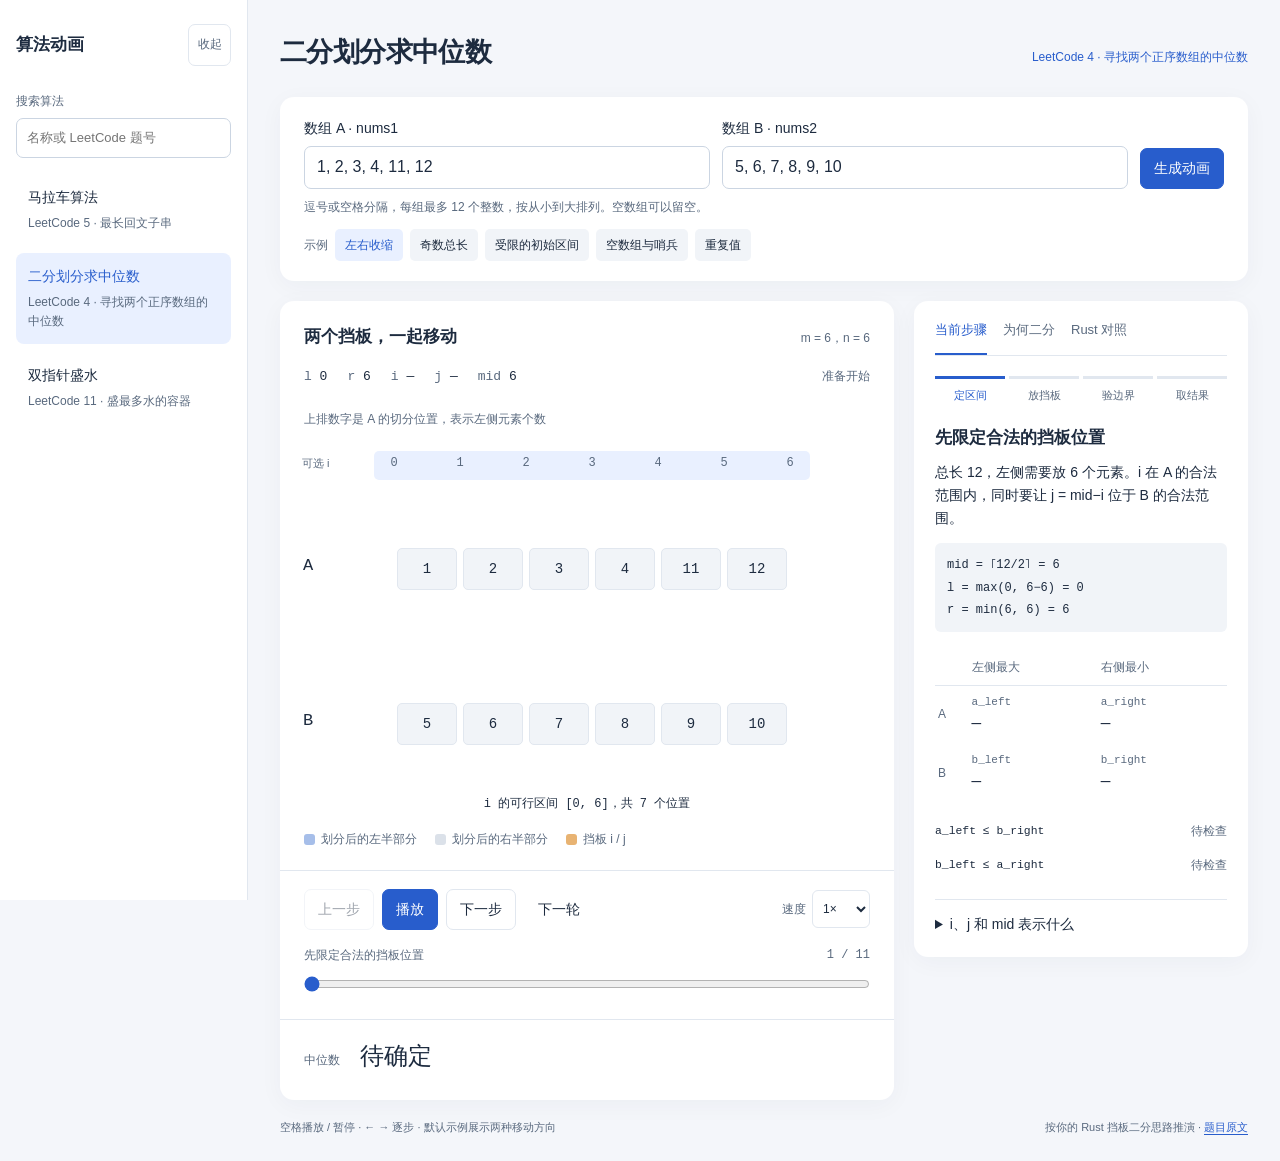
<file: median-of-two-sorted-arrays/index.html>
<!doctype html>
<html lang="zh-CN">
<head>
  <meta charset="utf-8">
  <meta name="viewport" content="width=device-width, initial-scale=1">
  <meta name="color-scheme" content="light">
  <title>双数组中位数 · 二分划分动画</title>
  <link rel="stylesheet" href="../assets/base.css">
  <link rel="stylesheet" href="styles.css">
  <link rel="stylesheet" href="../assets/navigation.css">
  <script defer src="../assets/algorithms.js"></script>
  <script defer src="script.js"></script>
  <script defer src="../assets/navigation.js"></script>
</head>
<body data-algorithm="median-of-two-sorted-arrays">
  <main class="shell" id="median-demo">
    <header class="heading"><h1>二分划分求中位数</h1><div class="algorithm-problems" data-algorithm-problems></div></header>
    <section class="surface input-surface" aria-label="设置两个有序数组">
      <form id="arrays-form">
        <div class="input-grid">
          <label class="field" for="array-a"><span class="field-label">数组 A · nums1</span><input id="array-a" autocomplete="off" spellcheck="false" aria-describedby="input-help input-error"></label>
          <label class="field" for="array-b"><span class="field-label">数组 B · nums2</span><input id="array-b" autocomplete="off" spellcheck="false" aria-describedby="input-help input-error"></label>
          <button class="button primary" type="submit">生成动画</button>
        </div>
        <p class="input-help small muted" id="input-help">逗号或空格分隔，每组最多 12 个整数，按从小到大排列。空数组可以留空。</p>
        <p class="error small" id="input-error" role="alert" hidden></p>
      </form>
      <div class="presets" aria-label="示例数组">
        <span class="muted small">示例</span>
        <button class="preset" data-example="directions" type="button" aria-pressed="true">左右收缩</button>
        <button class="preset" data-example="odd" type="button" aria-pressed="false">奇数总长</button>
        <button class="preset" data-example="restricted" type="button" aria-pressed="false">受限的初始区间</button>
        <button class="preset" data-example="empty" type="button" aria-pressed="false">空数组与哨兵</button>
        <button class="preset" data-example="duplicates" type="button" aria-pressed="false">重复值</button>
      </div>
    </section>

    <div class="layout">
      <section class="surface simulation" aria-label="二分划分动画">
        <div class="simulation-head"><h2>两个挡板，一起移动</h2><span class="small muted" id="size-label"></span></div>
        <div class="readouts mono" aria-label="当前变量">
          <span>l <strong id="value-l">0</strong></span><span>r <strong id="value-r">0</strong></span>
          <span>i <strong id="value-i">—</strong></span><span>j <strong id="value-j">—</strong></span>
          <span>mid <strong id="value-mid">0</strong></span>
          <span class="round" id="round-label">准备开始</span>
        </div>
        <div class="diagram-caption small muted"><span>上排数字是 A 的切分位置，表示左侧元素个数</span><span id="scroll-hint" hidden>横向滚动查看完整数组</span></div>
        <div class="arrays-viewport" id="arrays-viewport" role="region" aria-label="可横向滚动的两个数组与挡板">
          <div class="arrays-stage" id="arrays-stage">
            <span class="axis-label small muted">可选 i</span>
            <div class="allowed-range" id="allowed-range"></div>
            <div id="gap-positions"></div>
            <span class="array-name name-a mono">A</span><span class="array-name name-b mono">B</span>
            <div id="cells-a"></div><div id="cells-b"></div>
            <span class="sentinel mono" id="a-minus" hidden>−∞</span><span class="sentinel mono" id="a-plus" hidden>+∞</span>
            <span class="sentinel mono" id="b-minus" hidden>−∞</span><span class="sentinel mono" id="b-plus" hidden>+∞</span>
            <div class="cut cut-a" id="cut-a" hidden></div><div class="cut cut-b" id="cut-b" hidden></div>
            <span class="cut-label cut-label-a mono" id="label-i" hidden></span><span class="cut-label cut-label-b mono" id="label-j" hidden></span>
            <svg id="cross-comparisons" class="cross-comparisons" role="img" aria-label="A 左端与 B 右端、B 左端与 A 右端的两条交叉比较" hidden>
              <path id="comparison-a"></path><path id="comparison-b"></path>
            </svg>
          </div>
        </div>
        <div class="partition-summary mono small" id="partition-summary">先确定 i 的可行区间</div>
        <div class="legend small muted"><span><i class="swatch left" aria-hidden="true"></i>划分后的左半部分</span><span><i class="swatch right" aria-hidden="true"></i>划分后的右半部分</span><span><i class="swatch cut-color" aria-hidden="true"></i>挡板 i / j</span></div>
        <div class="transport">
          <div class="play-buttons">
            <button class="button" id="previous" type="button">上一步</button><button class="button primary" id="play" type="button">播放</button>
            <button class="button" id="next" type="button">下一步</button><button class="button quiet" id="next-round" type="button">下一轮</button>
            <label class="speed-control" for="speed">速度<select id="speed"><option value="0.5">0.5×</option><option value="1" selected>1×</option><option value="2">2×</option><option value="4">4×</option></select></label>
          </div>
          <label class="timeline-label small muted" for="timeline"><span id="timeline-phase"></span><span class="mono" id="timeline-value"></span></label>
          <input id="timeline" type="range" min="0" max="1" value="0" step="1" aria-label="动画步骤">
        </div>
        <div class="result-line"><span class="muted small">中位数</span><strong class="mono" id="median-value">待确定</strong><span class="small muted mono" id="median-formula"></span></div>
      </section>

      <aside class="surface explanation" aria-label="二分划分讲解">
        <div class="tabs" role="tablist" aria-label="讲解主题">
          <button class="tab" id="tab-steps" type="button" role="tab" aria-controls="panel-steps" aria-selected="true">当前步骤</button>
          <button class="tab" id="tab-proof" type="button" role="tab" aria-controls="panel-proof" aria-selected="false" tabindex="-1">为何二分</button>
          <button class="tab" id="tab-rust" type="button" role="tab" aria-controls="panel-rust" aria-selected="false" tabindex="-1">Rust 对照</button>
        </div>
        <section id="panel-steps" role="tabpanel" aria-labelledby="tab-steps">
          <ol class="pipeline" aria-label="算法流程"><li data-phase="bounds">定区间</li><li data-phase="partition">放挡板</li><li data-phase="compare">验边界</li><li data-phase="result">取结果</li></ol>
          <div class="step-content" aria-live="polite" aria-atomic="true"><h2 id="step-title"></h2><p id="step-description"></p><div class="equation" id="step-equation"></div></div>
          <table class="boundaries" aria-label="挡板两侧的四个边界值"><thead><tr><th></th><th>左侧最大</th><th>右侧最小</th></tr></thead><tbody>
            <tr><th>A</th><td><code>a_left</code><span id="a-left-value" class="mono">—</span></td><td><code>a_right</code><span id="a-right-value" class="mono">—</span></td></tr>
            <tr><th>B</th><td><code>b_left</code><span id="b-left-value" class="mono">—</span></td><td><code>b_right</code><span id="b-right-value" class="mono">—</span></td></tr>
          </tbody></table>
          <div class="checks" aria-label="两条交叉比较"><div id="check-a"><code>a_left ≤ b_right</code><span id="check-a-status">待检查</span></div><div id="check-b"><code>b_left ≤ a_right</code><span id="check-b-status">待检查</span></div></div>
          <details><summary>i、j 和 mid 表示什么</summary><p>i 是 A 挡板左侧的元素个数，j 是 B 挡板左侧的元素个数。两者相加始终为 <code>mid = ⌈(m+n)/2⌉</code>。</p><p>总长度为偶数时两半等长，为奇数时左半部分多一个元素。移动 i 后，用 <code>j = mid−i</code> 同步移动另一个挡板。</p></details>
        </section>
        <section id="panel-proof" role="tabpanel" aria-labelledby="tab-proof" hidden>
          <h2>方向来自数组有序</h2>
          <p class="definition">每个数组内部，挡板左边的元素都小于等于右边。再满足两条交叉比较，就能保证合起来的左半部分小于等于整个右半部分。</p>
          <div class="proof-case"><h3>a_left &gt; b_right</h3><p>A 左边放进了过大的元素。i 增大时，a_left 会增大或持平，j 会减小，使 b_right 减小或持平。因此 i 及其右边的位置都可排除。</p><div class="equation">r = i − 1</div><button class="preset" type="button" data-jump="left">定位左移</button></div>
          <div class="proof-case"><h3>b_left &gt; a_right</h3><p>B 左边的最大值超过了 A 右边的最小值。i 减小时，a_right 会减小或持平，j 会增大，使 b_left 增大或持平。因此 i 及其左边的位置都可排除。</p><div class="equation">l = i + 1</div><button class="preset" type="button" data-jump="right">定位右移</button></div>
          <details open><summary>区间大小与复杂度</summary><p id="complexity-summary"></p><p>每次缩区间都排除中点及一侧的候选位置。迭代数为 <code>O(log(K+1))</code>，算法维护挡板、边界值等固定个变量，额外空间为 <code>O(1)</code>。</p></details>
        </section>
        <section id="panel-rust" role="tabpanel" aria-labelledby="tab-rust" hidden>
          <h2>对应你写的 Rust</h2>
          <div class="rust-item"><code>let mid = (m + n).div_ceil(2);</code><p><code>div_ceil</code> 把除法结果向上取整。例如总长 5 时 mid = 3，左边容纳 3 个元素。</p></div>
          <div class="rust-item"><code>let mut l = mid.saturating_sub(n);<br>let mut r = m.min(mid);</code><p>由 <code>0 ≤ i ≤ m</code> 和 <code>0 ≤ mid−i ≤ n</code>，得到 <code>max(0, mid−n) ≤ i ≤ min(m, mid)</code>。</p><p><code>saturating_sub</code> 在结果应小于 0 时返回 0，适合这里的无符号长度。<button class="preset" type="button" id="show-restricted">观察受限区间</button></p></div>
          <div class="rust-item"><code>let mut i = (l + r) / 2;<br>let mut j = mid - i;</code><p>整数除法向下取整来选中点。i、j 都计数挡板左边的元素个数，位置 0 与数组长度都是合法挡板。</p></div>
          <div class="rust-item"><code>i32::MIN / i32::MAX</code><p>你的代码用两个极值代表空侧。动画显示为 −∞ 与 +∞。演示数值采用题目范围 [−10⁶, 10⁶]，让空侧始终自然满足对应比较。</p></div>
        </section>
      </aside>
    </div>
    <footer><span>空格播放 / 暂停 · ← → 逐步 · 默认示例展示两种移动方向</span><span>按你的 Rust 挡板二分思路推演 · <a href="https://leetcode.cn/problems/median-of-two-sorted-arrays/description/" target="_blank" rel="noreferrer">题目原文</a></span></footer>
  </main>
</body>
</html>
</file>
<file: assets/base.css>
:root {
  --page: #f4f6fa;
  --surface: #ffffff;
  --text: #1d2b3f;
  --muted: #59697e;
  --line: #e1e7ef;
  --soft: #f1f4f8;
  --blue: #285dcc;
  --blue-soft: #e9f0ff;
  --orange: #9c4d05;
  --orange-soft: #fff0dc;
  --purple: #7850b3;
  --purple-soft: #f0eafa;
  --green: #1b7457;
  --green-soft: #e5f5ed;
  --red: #b13d4d;
  --red-soft: #ffedf0;
  --shadow: 0 5px 24px rgb(35 53 85 / 4%);
  font-family: Inter, -apple-system, BlinkMacSystemFont, "Segoe UI", "PingFang SC", "Microsoft YaHei", sans-serif;
  font-size: 14px;
  line-height: 1.65;
  color: var(--text);
  background: var(--page);
}
* { box-sizing: border-box; }
body { margin: 0; }
button, input, select { font: inherit; }
button, select, input[type="range"] { cursor: pointer; }
button { color: inherit; }
button:disabled { cursor: default; opacity: .42; }
button:focus-visible, input:focus-visible, select:focus-visible, summary:focus-visible, a:focus-visible {
  outline: 3px solid var(--blue);
  outline-offset: 3px;
}
[hidden] { display: none !important; }
h1, h2, h3, p { margin: 0; }
h1 { font-size: 27px; font-weight: 650; letter-spacing: -.6px; }
h2 { font-size: 17px; font-weight: 600; }
h3 { font-size: 14px; font-weight: 600; }
a { color: var(--blue); text-underline-offset: 3px; }
code, .mono { font-family: "SFMono-Regular", Consolas, "Liberation Mono", monospace; font-variant-numeric: tabular-nums; }
code { font-size: .95em; }
.muted { color: var(--muted); }
.small { font-size: 12px; }
.shell { max-width: 1320px; margin: auto; padding: 30px 32px 24px; }
.heading { display: flex; align-items: baseline; gap: 14px; margin-bottom: 22px; flex-wrap: wrap; }
.heading span { font-size: 16px; color: var(--muted); letter-spacing: 0; font-weight: 400; }
.surface { background: var(--surface); border-radius: 14px; box-shadow: var(--shadow); }
.field { flex: 1; min-width: 0; }
.field-label { display: flex; justify-content: space-between; gap: 12px; margin-bottom: 6px; align-items: baseline; }
.field input { width: 100%; height: 43px; border: 1px solid #cbd5e2; background: var(--surface); color: var(--text); border-radius: 7px; padding: 8px 12px; font-size: 16px; }
.button { border: 1px solid var(--line); border-radius: 7px; background: var(--surface); padding: 8px 13px; min-height: 40px; white-space: nowrap; transition: background .15s; }
.button:hover:enabled { background: var(--soft); }
.button.primary { background: var(--blue); border-color: var(--blue); color: var(--surface); }
.button.primary:hover:enabled { background: #204fae; }
.button.quiet { border-color: transparent; background: transparent; }
.presets { display: flex; flex-wrap: wrap; align-items: center; gap: 7px; margin-top: 12px; }
.preset { border: 0; background: var(--soft); border-radius: 5px; padding: 5px 10px; min-height: 32px; font-size: 12px; }
.preset:hover { background: var(--blue-soft); }
.preset[aria-pressed="true"] { background: var(--blue-soft); color: var(--blue); }
.error { color: var(--red); margin-top: 8px; }
</file>
<file: assets/home.css>
.home-shell {
  max-width: 1240px;
  padding: 72px 48px 40px;
}

.home-heading {
  margin-bottom: 44px;
}

.home-heading h1 {
  font-size: 48px;
  line-height: 1.2;
  font-weight: 600;
  letter-spacing: -1.3px;
}

.cover-grid {
  display: grid;
  grid-template-columns: repeat(2, minmax(0, 1fr));
  gap: 24px;
}

.cover-card {
  display: flex;
  flex-direction: column;
  min-width: 0;
  overflow: hidden;
  text-decoration: none;
  color: var(--text);
  background: var(--surface);
  border-radius: 14px;
  box-shadow: var(--shadow);
  transition: box-shadow .2s;
}

.cover-card:hover {
  box-shadow: 0 9px 30px rgb(35 53 85 / 9%);
}

.cover-card:focus-visible {
  outline: 3px solid var(--blue);
  outline-offset: 5px;
}

.cover-preview {
  position: relative;
  aspect-ratio: 2.05;
  flex-shrink: 0;
  border-bottom: 1px solid var(--line);
}

.cover-preview img {
  position: absolute;
  inset: 20px 16px;
  display: block;
  width: calc(100% - 32px);
  height: calc(100% - 40px);
  object-fit: contain;
}

.cover-content {
  display: flex;
  flex-direction: column;
  flex: 1;
  padding: 24px 26px 26px;
}

.cover-content h2 {
  font-size: 21px;
  font-weight: 600;
}

.cover-problems {
  margin-top: 9px;
  color: var(--muted);
  font-size: 12px;
  overflow-wrap: anywhere;
}

.cover-action {
  display: block;
  padding-top: 25px;
  margin-top: auto;
  color: var(--blue);
  font-size: 13px;
}

.home-footer {
  padding-top: 32px;
  font-size: 12px;
}

.home-footer a {
  color: var(--muted);
  text-decoration: none;
}

.home-footer a:hover {
  color: var(--blue);
  text-decoration: underline;
}

@media (max-width: 1120px) {
  .home-shell { padding: 54px 28px 32px; }
  .cover-grid { gap: 18px; }
  .cover-content { padding: 20px; }
  .cover-content h2 { font-size: 19px; }
}

@media (max-width: 900px) {
  .cover-grid { grid-template-columns: minmax(0, 1fr); }
  .cover-preview { aspect-ratio: 2.4; }
}

@media (max-width: 480px) {
  .home-shell { padding: 78px 16px 28px; }
  .home-heading { margin-bottom: 28px; }
  .home-heading h1 { font-size: 36px; letter-spacing: -.8px; }
  .cover-grid { gap: 20px; }
  .cover-preview { aspect-ratio: 1.95; }
  .cover-preview img { inset: 14px 10px; width: calc(100% - 20px); height: calc(100% - 28px); }
  .cover-content { padding: 20px; }
}

@media (prefers-reduced-motion: reduce) {
  .cover-card { transition: none; }
}
</file>
<file: assets/navigation.css>
body.has-algorithm-navigation {
  padding-left: 248px;
}

body.has-algorithm-navigation.navigation-collapsed {
  padding-left: 58px;
}

.algorithm-sidebar {
  position: fixed;
  inset: 0 auto 0 0;
  z-index: 20;
  width: 248px;
  background: var(--surface, #fff);
  color: var(--text, #1d2b3f);
  border-right: 1px solid var(--line, #e1e7ef);
  padding: 24px 16px;
  overflow-y: auto;
  overscroll-behavior: contain;
  font-family: inherit;
}

.navigation-collapsed .algorithm-sidebar {
  width: 58px;
  padding: 24px 7px;
}

.algorithm-sidebar-header {
  display: flex;
  justify-content: space-between;
  align-items: center;
  gap: 10px;
  margin-bottom: 26px;
}

.algorithm-sidebar-title {
  font-size: 17px;
  font-weight: 600;
  margin: 0;
  white-space: nowrap;
}

.algorithm-sidebar-title a {
  color: inherit;
  text-decoration: none;
}

.navigation-toggle {
  min-width: 43px;
  min-height: 42px;
  border: 1px solid var(--line, #e1e7ef);
  border-radius: 7px;
  background: var(--surface, #fff);
  color: var(--muted, #59697e);
  font: inherit;
  font-size: 12px;
  cursor: pointer;
  padding: 6px 8px;
}

.navigation-toggle:hover {
  background: var(--soft, #f1f4f8);
}

.navigation-toggle:focus-visible,
.algorithm-sidebar a:focus-visible {
  outline: 3px solid var(--blue, #285dcc);
  outline-offset: 3px;
}

.navigation-collapsed .algorithm-sidebar-title {
  display: none;
}

.navigation-collapsed .algorithm-sidebar-header {
  margin-bottom: 0;
}

.algorithm-list {
  display: grid;
  gap: 8px;
  padding: 0;
  margin: 0;
  list-style: none;
}

.algorithm-search {
  display: block;
  margin-bottom: 16px;
}

.algorithm-search .field-label {
  color: var(--muted, #59697e);
  font-size: 12px;
}

.algorithm-search input {
  height: 40px;
  padding: 8px 10px;
  font-size: 13px;
}

.algorithm-search-empty {
  padding: 12px;
  color: var(--muted, #59697e);
  font-size: 12px;
}

.algorithm-search-status {
  position: absolute;
  width: 1px;
  height: 1px;
  overflow: hidden;
  clip-path: inset(50%);
  white-space: nowrap;
}

.algorithm-link {
  display: block;
  padding: 12px;
  border-radius: 8px;
  text-decoration: none;
  color: var(--text, #1d2b3f);
}

.algorithm-link:hover {
  background: var(--soft, #f1f4f8);
}

.algorithm-link[aria-current="page"] {
  background: var(--blue-soft, #e9f0ff);
  color: var(--blue, #285dcc);
}

.algorithm-name {
  display: block;
  font-size: 14px;
  font-weight: 500;
}

.algorithm-problem {
  display: block;
  font-size: 12px;
  line-height: 1.6;
  color: var(--muted, #59697e);
  margin-top: 5px;
  overflow-wrap: anywhere;
}

.algorithm-problems {
  display: flex;
  align-items: center;
  flex-wrap: wrap;
  gap: 6px 16px;
  font-size: 12px;
}

.algorithm-problems a {
  text-decoration: none;
}

.algorithm-problems a:hover {
  text-decoration: underline;
}

.has-algorithm-navigation .heading {
  justify-content: space-between;
}

.has-algorithm-navigation main.shell {
  container-type: inline-size;
}

@container (max-width: 900px) {
  .has-algorithm-navigation .layout {
    grid-template-columns: minmax(0, 1fr);
  }

  .has-algorithm-navigation .step-content,
  .has-algorithm-navigation #step-description {
    min-height: 0;
  }
}

.navigation-backdrop {
  position: fixed;
  inset: 0;
  z-index: 19;
  border: 0;
  padding: 0;
  background: rgb(29 43 63 / 20%);
  cursor: pointer;
}

@media (max-width: 760px) {
  body.has-algorithm-navigation,
  body.has-algorithm-navigation.navigation-collapsed {
    padding-left: 0;
  }

  body.has-algorithm-navigation main.shell {
    padding-top: 78px;
  }

  body.has-algorithm-navigation:not(.navigation-collapsed) {
    overflow: hidden;
  }

  .algorithm-sidebar {
    width: min(290px, calc(100vw - 36px));
    padding: 20px 16px;
    box-shadow: 5px 0 24px rgb(29 43 63 / 10%);
  }

  .navigation-collapsed .algorithm-sidebar {
    inset: 12px auto auto 12px;
    width: auto;
    padding: 0;
    border: 0;
    background: transparent;
    overflow: visible;
    box-shadow: none;
  }

  .navigation-toggle {
    min-height: 44px;
    padding: 8px 12px;
  }

  .algorithm-sidebar-header {
    margin-bottom: 22px;
  }

  .algorithm-search input {
    height: 44px;
    font-size: 16px;
  }
}
</file>
<file: container-with-most-water/styles.css>
.input-surface { padding: 20px 24px; margin-bottom: 20px; }
.input-grid { display: grid; grid-template-columns: minmax(0, 1fr) auto; align-items: end; gap: 12px; }
.input-help { margin-top: 9px; }
.layout { display: grid; grid-template-columns: minmax(0, 1fr) 334px; gap: 20px; align-items: start; }
.simulation { min-width: 0; overflow: hidden; }
.simulation-head { display: flex; flex-wrap: wrap; align-items: baseline; justify-content: space-between; gap: 8px; padding: 22px 24px 14px; }
.readouts { display: flex; flex-wrap: wrap; gap: 8px 22px; padding: 0 24px 20px; color: var(--muted); font-size: 13px; }
.readouts strong { color: var(--text); font-weight: 500; }
.chart-caption { display: flex; flex-wrap: wrap; justify-content: space-between; gap: 8px; padding: 0 24px 4px; }
.chart-viewport { overflow-x: auto; overflow-y: hidden; scrollbar-width: thin; overscroll-behavior-x: contain; margin: 0 12px; }
.chart-stage { position: relative; height: 376px; isolation: isolate; margin: auto; }
.grid-line { position: absolute; height: 1px; background: var(--soft); left: 38px; right: 25px; }
.grid-line span { position: absolute; right: calc(100% + 7px); transform: translateY(-50%); color: var(--muted); font-size: 10px; }
.water, .trial-water { position: absolute; bottom: 82px; background: #d8e8ff; border-top: 2px dashed #729bd7; transition: left .32s, width .32s, height .32s; }
.trial-water { z-index: 2; background: rgb(218 158 75 / 15%); border: 2px dashed var(--orange); border-bottom: 0; }
.column { position: absolute; bottom: 82px; width: 8px; transform: translateX(-50%); background: #94a6bd; border-radius: 3px 3px 0 0; z-index: 3; transition: background .2s, opacity .2s; }
.column.selected { background: var(--blue); }
.column.short { background: var(--orange); }
.column.excluded { background: #dce3ed; }
.column.excluded .height-label, .column.excluded .index-label { color: var(--muted); }
.column.discarding { outline: 2px dashed var(--orange); outline-offset: 4px; }
.column.optimal { background: var(--green); opacity: 1; }
.height-label, .index-label { position: absolute; left: 50%; transform: translateX(-50%); font-size: 12px; font-weight: 500; white-space: nowrap; color: var(--text); }
.height-label { bottom: calc(100% + 6px); }
.index-label { top: calc(100% + 8px); color: var(--muted); font-weight: 400; font-size: 11px; }
.baseline { position: absolute; bottom: 81px; left: 38px; right: 25px; height: 1px; background: #b5c2d2; z-index: 4; }
.pointer { position: absolute; bottom: 32px; width: 38px; text-align: center; font-size: 12px; font-weight: 600; color: var(--blue); transform: translateX(-50%); transition: left .32s; }
.pointer::before { content: ""; display: block; width: 1px; height: 9px; background: currentColor; margin: 0 auto 2px; }
.pointer.is-short { color: var(--orange); }
.pointer.is-optimal { color: var(--green); }
.width-guide { position: absolute; bottom: 14px; height: 7px; border: 1px solid #8b9db5; border-top: 0; transition: left .32s, width .32s; text-align: center; }
.width-guide span { position: relative; top: -7px; background: var(--surface); padding: 0 8px; white-space: nowrap; color: var(--muted); font-size: 11px; }
.area-equation { padding: 8px 20px 15px; text-align: center; font-size: 15px; color: var(--blue); overflow-wrap: anywhere; }
.trial-caption { margin: 0 24px 14px; color: var(--orange); }
.legend { display: flex; flex-wrap: wrap; gap: 8px 16px; padding: 0 24px 20px; }
.legend span { display: inline-flex; align-items: center; gap: 6px; }
.swatch { width: 11px; height: 11px; display: inline-block; border-radius: 3px; }
.water-swatch { background: #d8e8ff; }
.short-swatch { background: var(--orange); }
.excluded-swatch { background: #dce2e9; }
.transport { border-top: 1px solid var(--line); padding: 18px 24px; }
.play-buttons { display: flex; flex-wrap: wrap; gap: 8px; align-items: center; }
.speed-control { display: flex; align-items: center; gap: 6px; margin-left: auto; font-size: 12px; color: var(--muted); }
.speed-control select { min-height: 38px; padding: 6px; border: 1px solid var(--line); border-radius: 6px; background: var(--surface); color: var(--text); }
.timeline-label { display: flex; justify-content: space-between; gap: 10px; margin-top: 16px; }
input[type="range"] { width: 100%; min-height: 20px; margin: 8px 0 0; accent-color: var(--blue); }
.result-line { display: flex; flex-wrap: wrap; gap: 8px 16px; align-items: center; border-top: 1px solid var(--line); padding: 16px 24px 20px; }
#best-value { font-size: 26px; color: var(--green); font-weight: 600; }
#jump-best { margin-left: auto; }
.explanation { min-width: 0; padding: 0 21px 21px; }
.tabs { display: flex; gap: 20px; border-bottom: 1px solid var(--line); margin-bottom: 20px; }
.tab { border: 0; border-bottom: 2px solid transparent; padding: 18px 0 12px; background: transparent; color: var(--muted); font-size: 13px; }
.tab[aria-selected="true"] { color: var(--blue); border-bottom-color: var(--blue); }
.pipeline { display: grid; grid-template-columns: repeat(3, 1fr); gap: 5px; padding: 0; margin: 0 0 20px; list-style: none; color: var(--muted); font-size: 11px; }
.pipeline li { border-top: 3px solid var(--line); padding-top: 7px; text-align: center; }
.pipeline li[aria-current="step"] { border-color: var(--blue); color: var(--blue); }
.step-content h2 { margin-bottom: 10px; }
.step-content p { min-height: 88px; color: var(--muted); font-size: 13px; }
.equation { margin-top: 14px; padding: 12px; background: var(--soft); border-radius: 6px; font-family: "SFMono-Regular", Consolas, monospace; font-size: 12px; white-space: pre-wrap; overflow-wrap: anywhere; line-height: 1.9; }
.dimensions { margin: 18px 0; font-size: 12px; }
.dimensions > div { display: flex; justify-content: space-between; gap: 10px; padding: 7px 0; }
.dimensions dt { color: var(--muted); }
.dimensions dd { margin: 0; font-size: 14px; }
details { border-top: 1px solid var(--line); padding-top: 14px; margin-top: 18px; }
summary { cursor: pointer; font-size: 13px; font-weight: 500; }
details p, #panel-proof > p { margin-top: 11px; color: var(--muted); font-size: 13px; }
.history-help { margin-bottom: 10px; }
.history-scroll { max-height: 242px; overflow-y: auto; scrollbar-width: thin; }
.history { width: 100%; border-collapse: collapse; text-align: right; font-size: 11px; font-variant-numeric: tabular-nums; }
.history th { position: sticky; top: 0; background: var(--surface); font-weight: 400; color: var(--muted); z-index: 1; }
.history th, .history td { padding: 7px 4px; border-bottom: 1px solid var(--soft); }
.history th:first-child, .history td:first-child { text-align: left; }
.history button { border: 0; color: var(--blue); background: transparent; padding: 4px 6px; min-width: 28px; text-decoration: underline; text-underline-offset: 3px; }
.history tr.is-current td { background: var(--blue-soft); }
.history .new-best { color: var(--green); font-weight: 600; }
.proof-current { margin-top: 24px; }
.trial-control { display: flex; align-items: center; gap: 8px; margin-top: 14px; font-size: 13px; cursor: pointer; }
.trial-control input { width: 16px; height: 16px; accent-color: var(--orange); }
#trial-description { margin-top: 8px; }
footer { display: flex; flex-wrap: wrap; justify-content: space-between; gap: 8px; padding-top: 18px; font-size: 11px; color: var(--muted); }
.is-resetting * { transition: none !important; }
@media (max-width: 1120px) { .shell { padding: 24px 20px; } .layout { gap: 16px; } .speed-control { margin-left: 0; } }
@media (max-width: 900px) { .layout { grid-template-columns: minmax(0, 1fr); } .step-content p { min-height: 0; } .speed-control { margin-left: auto; } }
@media (max-width: 480px) {
  .shell { padding: 20px 12px; }
  h1 { font-size: 24px; }
  .heading { gap: 8px; }
  .input-surface { padding: 16px; }
  .input-grid { grid-template-columns: minmax(0, 1fr); }
  .simulation-head { padding: 18px 16px 12px; }
  .readouts { gap: 8px 16px; padding: 0 16px 16px; }
  .chart-caption { padding: 0 16px 4px; }
  .chart-viewport { margin: 0 4px; }
  .area-equation { font-size: 13px; padding-left: 12px; padding-right: 12px; }
  .legend, .transport, .result-line { padding-left: 16px; padding-right: 16px; }
  .play-buttons { display: grid; grid-template-columns: 1fr 1fr; }
  .speed-control { grid-column: 1 / -1; margin-left: 0; justify-content: space-between; }
  .speed-control select { width: 130px; }
  .button, .preset, .tab, .history button { min-height: 44px; }
  .explanation { padding-left: 16px; padding-right: 16px; }
  .result-line { gap: 8px 12px; }
  #jump-best { margin-left: 0; }
}
@media (prefers-reduced-motion: reduce) { *, *::before, *::after { transition: none !important; animation: none !important; scroll-behavior: auto !important; } }
</file>
<file: median-of-two-sorted-arrays/styles.css>
.input-surface { padding: 20px 24px; margin-bottom: 20px; }
.input-grid { display: grid; grid-template-columns: minmax(0, 1fr) minmax(0, 1fr) auto; gap: 12px; align-items: end; }
.input-help { margin-top: 9px; }
.layout { display: grid; grid-template-columns: minmax(0, 1fr) 334px; gap: 20px; align-items: start; }
.simulation { min-width: 0; overflow: hidden; }
.simulation-head { display: flex; align-items: baseline; justify-content: space-between; flex-wrap: wrap; gap: 7px; padding: 22px 24px 15px; }
.readouts { display: flex; align-items: baseline; flex-wrap: wrap; gap: 10px 20px; margin: 0 24px 22px; color: var(--muted); font-size: 13px; }
.readouts strong { color: var(--text); font-weight: 500; }
.round { margin-left: auto; font-family: inherit; font-size: 12px; }
.diagram-caption { display: flex; justify-content: space-between; gap: 7px; flex-wrap: wrap; padding: 0 24px 8px; }
#scroll-hint { font-size: 11px; }
.arrays-viewport { overflow-x: auto; overflow-y: hidden; scrollbar-width: thin; overscroll-behavior-x: contain; padding: 0 18px; }
.arrays-stage { position: relative; height: 357px; margin: 0 auto; isolation: isolate; }
.arrays-stage.is-resetting * { transition: none !important; }
.axis-label { position: absolute; left: 4px; top: 16px; font-size: 11px; }
.allowed-range { position: absolute; top: 13px; height: 29px; background: var(--blue-soft); border-radius: 5px; transition: left .24s, width .24s; z-index: -1; }
.gap-position { position: absolute; top: 13px; width: 32px; text-align: center; padding: 3px 0; font-size: 12px; font-variant-numeric: tabular-nums; color: var(--muted); border-radius: 4px; }
.gap-position.excluded { opacity: .45; }
.gap-position.selected { background: var(--orange-soft); color: var(--orange); font-weight: 600; opacity: 1; }
.array-name { position: absolute; left: 5px; font-size: 17px; }
.name-a { top: 114px; }
.name-b { top: 269px; }
.array-cell { position: absolute; height: 42px; display: flex; justify-content: center; align-items: center; border: 1px solid var(--line); border-radius: 5px; background: var(--soft); font-size: 14px; font-variant-numeric: tabular-nums; transition: background .3s, border-color .3s; }
.array-cell.left-half { background: var(--blue-soft); color: var(--blue); }
.array-cell.boundary { border-bottom: 3px solid var(--orange); }
.array-cell.pass, .sentinel.pass { border: 2px solid var(--green); }
.array-cell.fail, .sentinel.fail { border: 2px solid var(--red); background: var(--red-soft); color: var(--red); }
.array-cell.median { background: var(--blue); color: var(--surface); border-color: var(--blue); transition: none; }
.sentinel { position: absolute; width: 44px; height: 34px; display: flex; justify-content: center; align-items: center; border: 1px dashed var(--line); border-radius: 5px; color: var(--muted); background: var(--surface); font-size: 14px; }
.cut { position: absolute; width: 2px; height: 68px; background: var(--orange); transition: left .24s; }
.cut-a { top: 96px; }
.cut-b { top: 250px; }
.cut-label { position: absolute; width: 74px; text-align: center; color: var(--orange); font-size: 12px; transition: left .24s; }
.cut-label-a { top: 72px; }
.cut-label-b { top: 322px; }
.cross-comparisons { position: absolute; inset: 0; height: 357px; width: 100%; pointer-events: none; z-index: -1; }
.cross-comparisons path { fill: none; stroke: var(--green); stroke-width: 1.5; }
.cross-comparisons path.fail { stroke: var(--red); stroke-dasharray: 5 4; }
.partition-summary { text-align: center; padding: 0 18px 14px; min-height: 35px; }
.legend { display: flex; flex-wrap: wrap; gap: 8px 18px; padding: 0 24px 20px; }
.legend span { display: inline-flex; align-items: center; gap: 6px; }
.swatch { display: inline-block; width: 11px; height: 11px; border-radius: 3px; }
.swatch.left { background: #a6bee9; }
.swatch.right { background: #dbe1e9; }
.swatch.cut-color { background: #e8b372; }
.transport { border-top: 1px solid var(--line); padding: 18px 24px; }
.play-buttons { display: flex; flex-wrap: wrap; gap: 8px; align-items: center; }
.speed-control { display: flex; align-items: center; gap: 6px; margin-left: auto; font-size: 12px; color: var(--muted); }
.speed-control select { min-height: 38px; padding: 6px; border: 1px solid var(--line); border-radius: 6px; background: var(--surface); color: var(--text); }
.timeline-label { display: flex; justify-content: space-between; gap: 10px; margin-top: 16px; }
input[type="range"] { width: 100%; min-height: 20px; margin: 8px 0 0; accent-color: var(--blue); }
.result-line { display: flex; flex-wrap: wrap; align-items: baseline; gap: 10px 20px; padding: 18px 24px 23px; border-top: 1px solid var(--line); }
#median-value { font-size: 24px; font-weight: 500; }
#median-formula { margin-left: auto; overflow-wrap: anywhere; }
.explanation { min-width: 0; padding: 0 21px 21px; }
.tabs { display: flex; gap: 16px; border-bottom: 1px solid var(--line); margin-bottom: 20px; }
.tab { border: 0; border-bottom: 2px solid transparent; padding: 18px 0 12px; background: transparent; color: var(--muted); font-size: 13px; }
.tab[aria-selected="true"] { color: var(--blue); border-bottom-color: var(--blue); }
.pipeline { display: grid; grid-template-columns: repeat(4, 1fr); gap: 4px; padding: 0; margin: 0 0 20px; list-style: none; color: var(--muted); font-size: 11px; }
.pipeline li { border-top: 3px solid var(--line); padding-top: 7px; text-align: center; }
.pipeline li[aria-current="step"] { border-color: var(--blue); color: var(--blue); }
.step-content h2 { margin-bottom: 9px; }
.step-content p { min-height: 68px; }
.equation { margin-top: 13px; padding: 11px 12px; border-radius: 6px; background: var(--soft); font-family: "SFMono-Regular", Consolas, monospace; font-size: 12px; white-space: pre-wrap; overflow-wrap: anywhere; line-height: 1.85; }
.boundaries { border-collapse: collapse; width: 100%; margin-top: 19px; text-align: left; font-size: 12px; }
.boundaries th { font-weight: 400; color: var(--muted); }
.boundaries td, .boundaries th { padding: 7px 3px; }
.boundaries thead th { border-bottom: 1px solid var(--line); }
.boundaries td code { display: block; color: var(--muted); font-size: 11px; }
.boundaries td span { display: block; font-size: 16px; }
.checks { margin-top: 12px; font-size: 12px; }
.checks > div { display: flex; justify-content: space-between; gap: 5px; padding: 7px 0; }
.checks > div span { color: var(--muted); }
.checks > .pass span { color: var(--green); }
.checks > .fail span { color: var(--red); }
details { border-top: 1px solid var(--line); padding-top: 13px; margin-top: 17px; }
summary { cursor: pointer; font-weight: 500; }
details p, .definition, .proof-case p, .rust-item p { color: var(--muted); font-size: 13px; margin-top: 10px; }
.proof-case { margin-top: 18px; padding-bottom: 17px; border-bottom: 1px solid var(--line); }
.proof-case .preset { margin-top: 10px; }
.rust-item { margin-top: 17px; padding-bottom: 17px; border-bottom: 1px solid var(--line); }
.rust-item > code { display: block; font-size: 12px; overflow-wrap: anywhere; }
.rust-item .preset { display: block; margin-top: 9px; }
footer { display: flex; justify-content: space-between; flex-wrap: wrap; gap: 10px; padding-top: 18px; font-size: 11px; color: var(--muted); }
@media (max-width: 1120px) {
  .shell { padding: 24px 20px; }
  .layout { grid-template-columns: minmax(0, 1fr) 302px; gap: 15px; }
  .speed-control { margin-left: 0; }
}
@media (max-width: 900px) {
  .layout { grid-template-columns: minmax(0, 1fr); }
  .step-content p { min-height: 0; }
  .speed-control { margin-left: auto; }
}
@media (max-width: 600px) {
  .input-grid { grid-template-columns: minmax(0, 1fr); }
}
@media (max-width: 480px) {
  .shell { padding: 20px 12px; }
  h1 { font-size: 23px; }
  .heading { gap: 8px; }
  .input-surface { padding: 16px; }
  .simulation-head { padding: 18px 16px 12px; }
  .readouts { margin-left: 16px; margin-right: 16px; gap: 8px 15px; }
  .round { margin-left: 0; }
  .diagram-caption, .legend { padding-left: 16px; padding-right: 16px; }
  .transport, .result-line { padding-left: 16px; padding-right: 16px; }
  .play-buttons { display: grid; grid-template-columns: 1fr 1fr; }
  .speed-control { grid-column: 1 / -1; margin-left: 0; justify-content: space-between; }
  .speed-control select { flex: 1; max-width: 130px; }
  .button, .preset, .tab { min-height: 44px; }
  .explanation { padding-left: 18px; padding-right: 18px; }
  #median-formula { margin-left: 0; }
}
@media (prefers-reduced-motion: reduce) {
  *, *::before, *::after { animation: none !important; transition: none !important; scroll-behavior: auto !important; }
}
</file>
